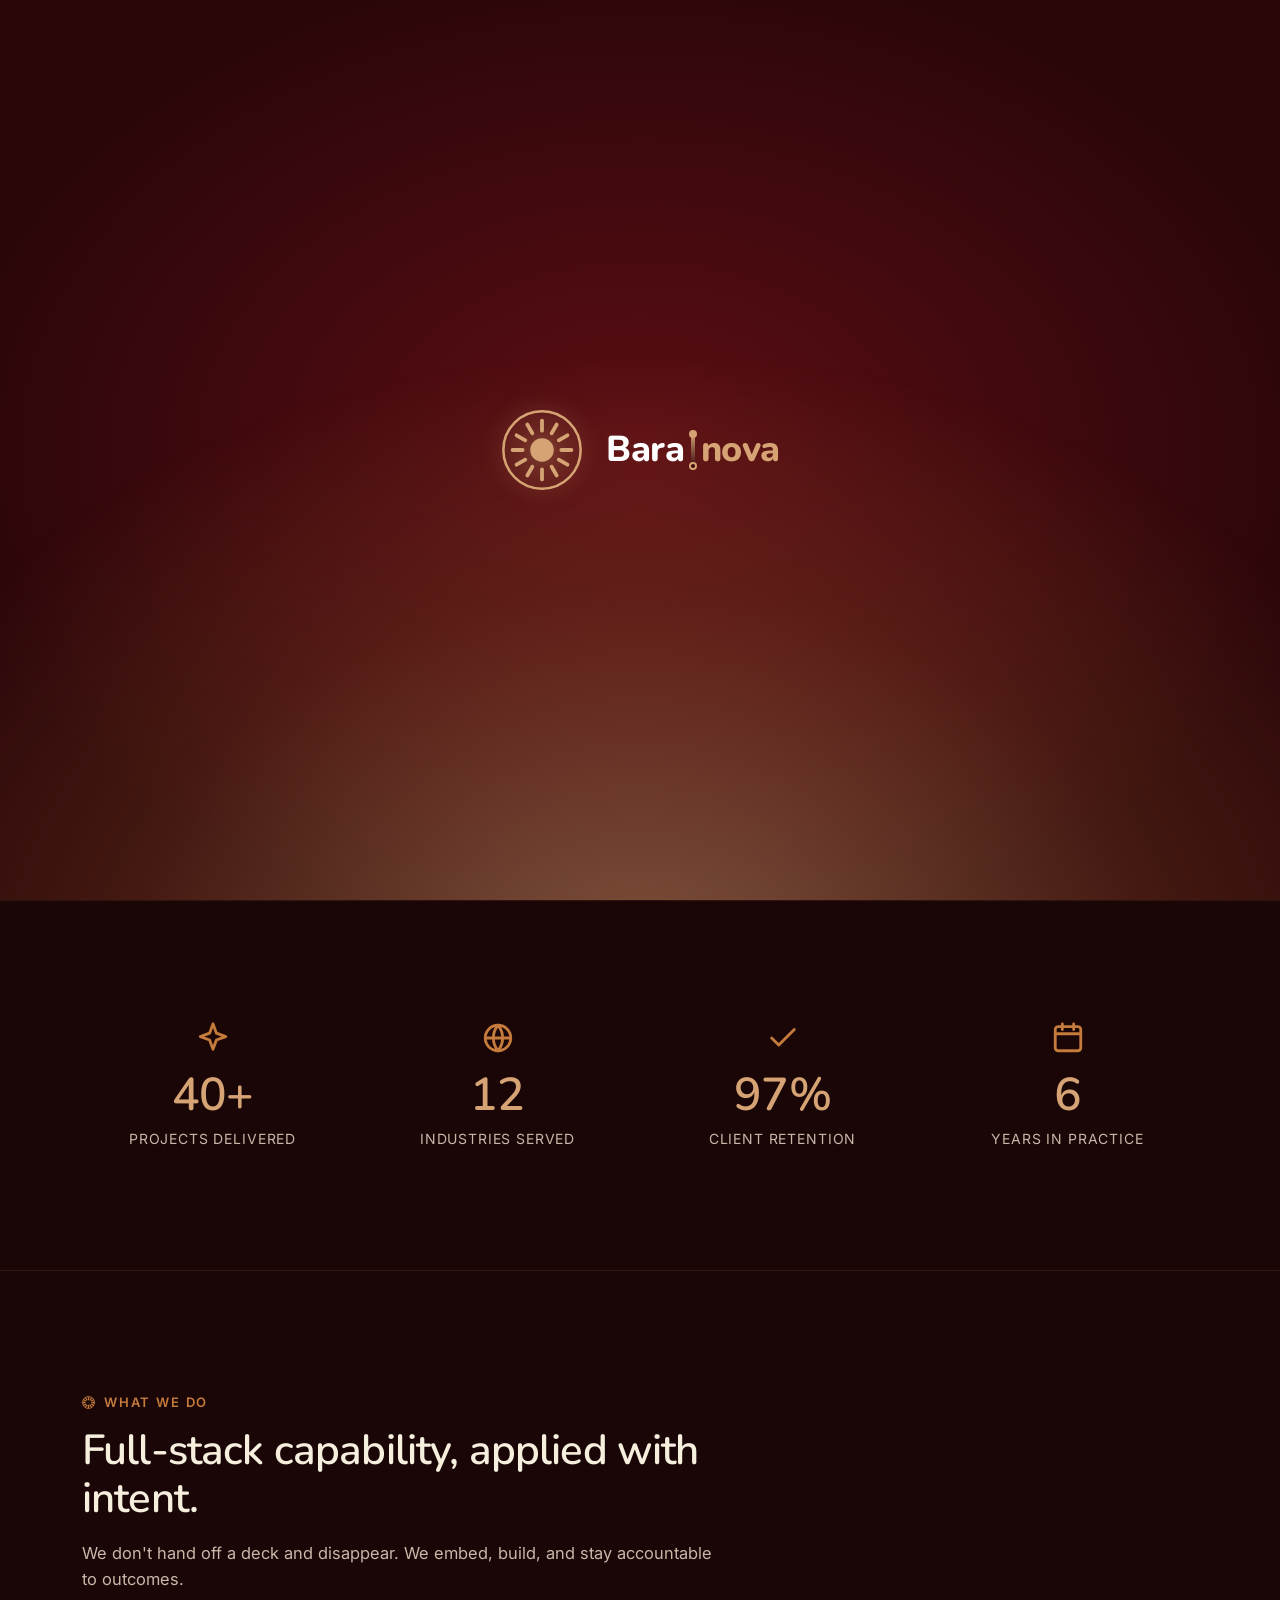
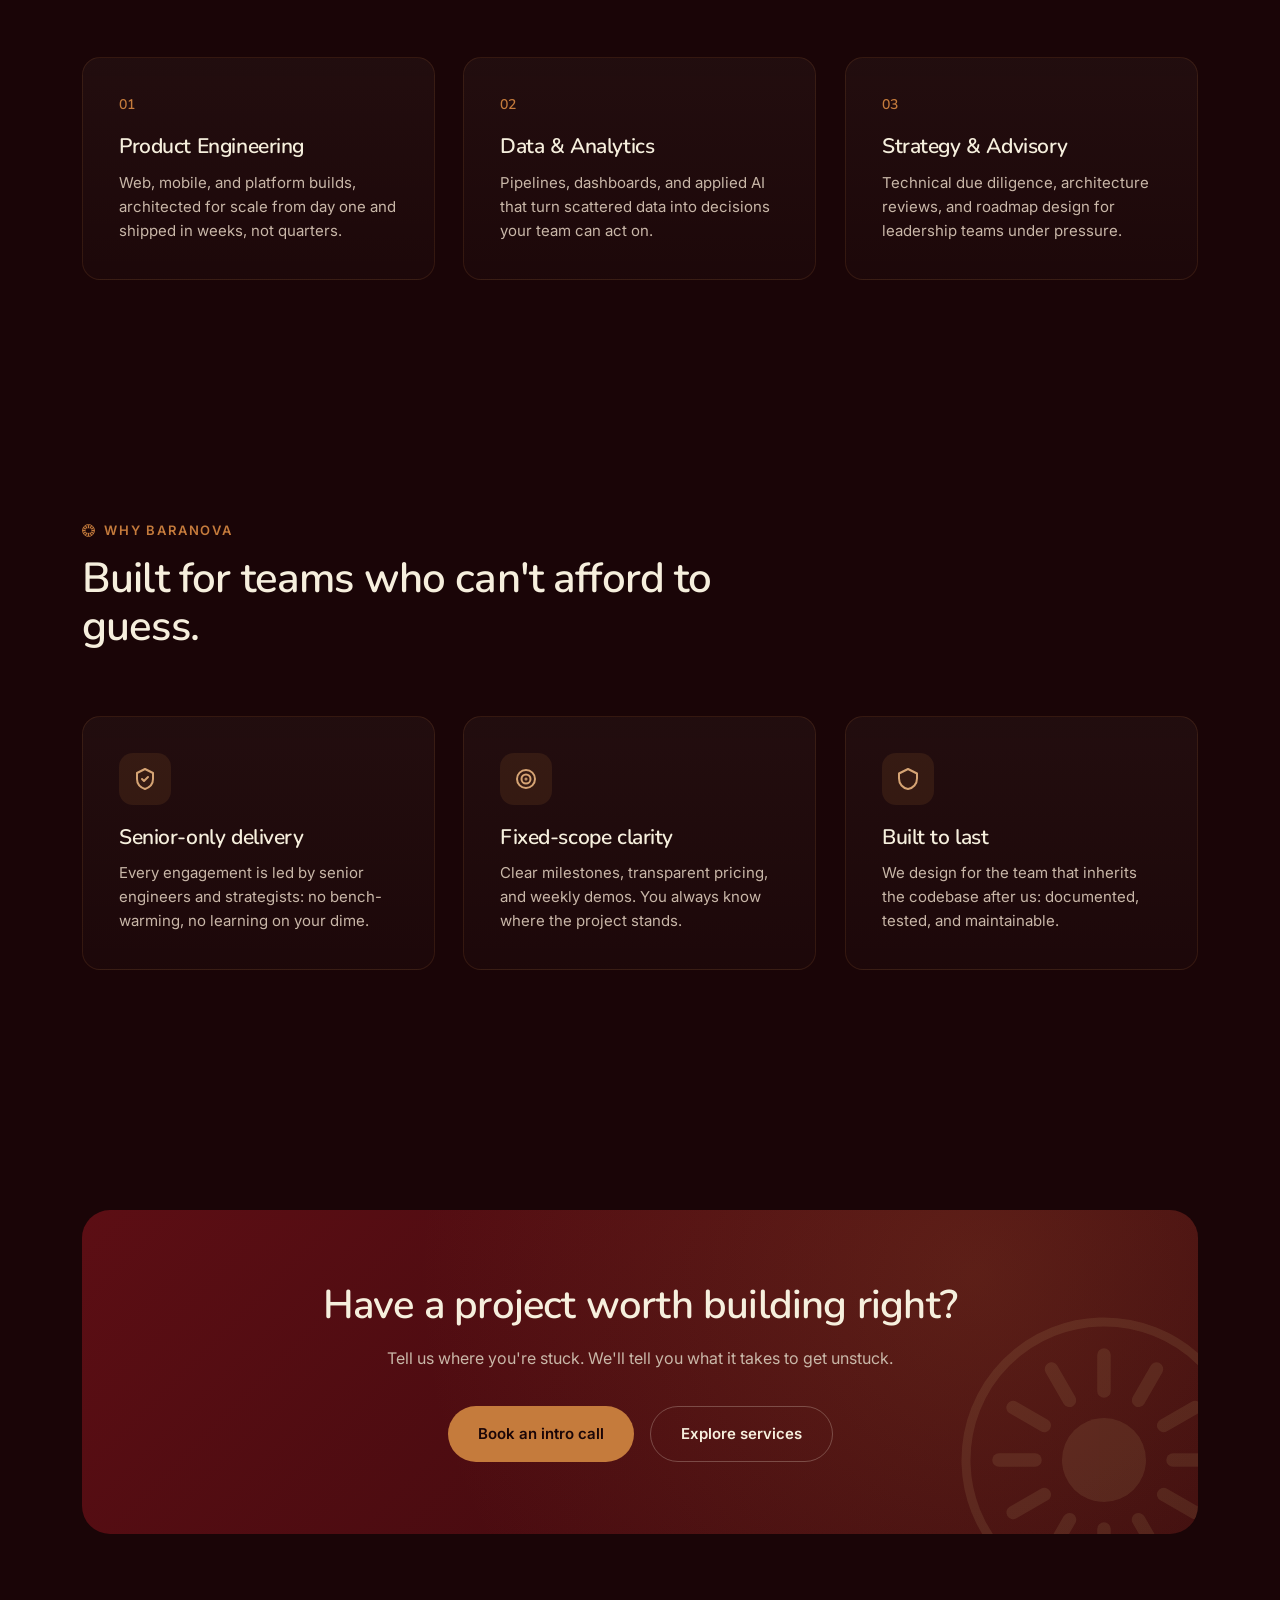
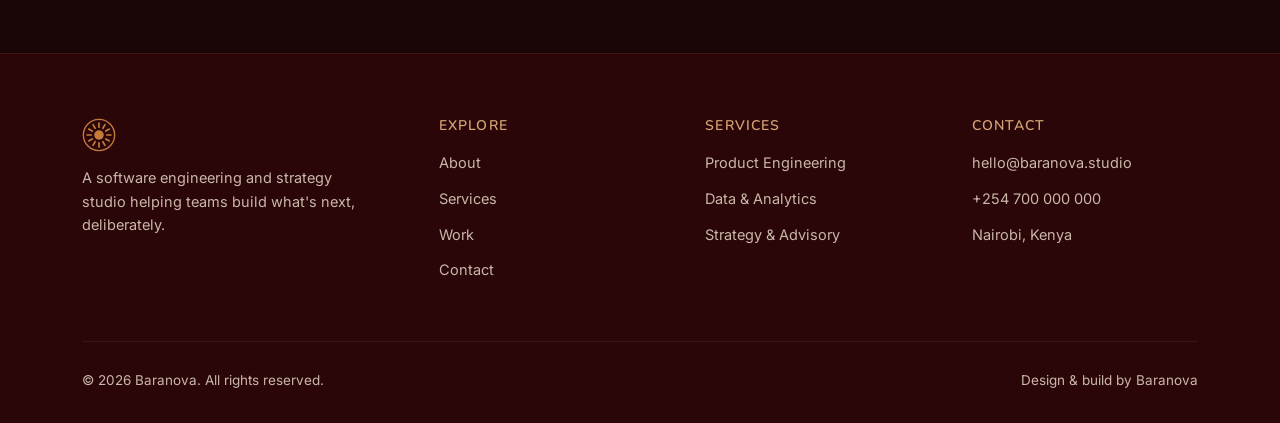
<file: index.html>
<!DOCTYPE html>
<html lang="en">
<head>
<meta charset="UTF-8">
<meta name="viewport" content="width=device-width, initial-scale=1.0">
<title>Baranova · Software built to outlast its launch day</title>
<meta name="description" content="Baranova is a Nairobi software, data, and strategy studio. We help founders and enterprise teams ship products that hold up under real users.">
<link rel="icon" href="assets/logo-baranova/exports-baranova/baranova-favicon.svg" type="image/svg+xml">
<link rel="canonical" href="https://ipswyworld.github.io/baranova/">
<meta property="og:type" content="website">
<meta property="og:site_name" content="Baranova">
<meta property="og:title" content="Baranova · Software built to outlast its launch day">
<meta property="og:description" content="A Nairobi software, data, and strategy studio helping teams ship products that hold up under real users.">
<meta property="og:url" content="https://ipswyworld.github.io/baranova/">
<meta property="og:image" content="https://ipswyworld.github.io/baranova/assets/og-image.png">
<meta property="og:image:width" content="1200">
<meta property="og:image:height" content="630">
<meta name="twitter:card" content="summary_large_image">
<meta name="twitter:title" content="Baranova · Software built to outlast its launch day">
<meta name="twitter:description" content="A Nairobi software, data, and strategy studio helping teams ship products that hold up under real users.">
<meta name="twitter:image" content="https://ipswyworld.github.io/baranova/assets/og-image.png">
<script type="application/ld+json">
{
  "@context": "https://schema.org",
  "@type": "ProfessionalService",
  "@id": "https://ipswyworld.github.io/baranova/#organization",
  "name": "Baranova",
  "alternateName": "Baranova Studio",
  "url": "https://ipswyworld.github.io/baranova/",
  "logo": "https://ipswyworld.github.io/baranova/assets/logo-baranova/exports-baranova/baranova-primary-light.svg",
  "image": "https://ipswyworld.github.io/baranova/assets/og-image.png",
  "description": "Baranova is a Nairobi software, data, and strategy studio helping founders and enterprise teams design, build, and scale products that hold up under real users.",
  "areaServed": "Worldwide",
  "address": { "@type": "PostalAddress", "addressLocality": "Nairobi", "addressCountry": "KE" },
  "email": "hello@baranova.studio",
  "telephone": "+254700000000",
  "founder": { "@type": "Person", "name": "Joseph Kariuki", "jobTitle": "Founder & Engineering Lead" },
  "employee": [
    { "@type": "Person", "name": "Joseph Kariuki", "jobTitle": "Founder & Engineering Lead" },
    { "@type": "Person", "name": "Mary Maina", "jobTitle": "Product & Design Lead" },
    { "@type": "Person", "name": "Hassler Juma", "jobTitle": "Data & Strategy Lead" }
  ],
  "makesOffer": [
    { "@type": "Offer", "itemOffered": { "@type": "Service", "name": "Product Engineering", "description": "Web, mobile, and platform builds architected for scale." } },
    { "@type": "Offer", "itemOffered": { "@type": "Service", "name": "Data & Analytics", "description": "Pipelines, dashboards, and applied AI." } },
    { "@type": "Offer", "itemOffered": { "@type": "Service", "name": "Strategy & Advisory", "description": "Technical due diligence, architecture review, and roadmap advisory." } }
  ]
}
</script>
<link rel="preconnect" href="https://fonts.googleapis.com">
<link href="https://fonts.googleapis.com/css2?family=Fraunces:ital,opsz,wght@0,9..144,500;1,9..144,500&family=Inter:wght@400;500;600;700&family=Nunito:wght@500;600;700;800&display=swap" rel="stylesheet">
<link rel="stylesheet" href="css/style.css?v=10">
<script>(function(){try{var n=performance.getEntriesByType('navigation')[0];var reload=n&&n.type==='reload';var first=!sessionStorage.getItem('baranova-splash');sessionStorage.setItem('baranova-splash','1');if(!(reload||first))document.documentElement.classList.add('skip-splash');}catch(e){}})();</script>
</head>
<body>

<div id="loader" aria-hidden="true">
  <div class="loader-dawn" aria-hidden="true"></div>
  <div class="loader-inner">
    <svg class="loader-mark" viewBox="0 0 100 100">
      <circle cx="50" cy="50" r="46" fill="none" stroke="#D6A474" stroke-width="3"/>
      <g stroke="#D6A474" stroke-width="4.5" stroke-linecap="round">
        <line x1="50" y1="15" x2="50" y2="27"/>
        <line x1="67.5" y1="19.7" x2="61.5" y2="30.1"/>
        <line x1="80.3" y1="32.5" x2="69.9" y2="38.5"/>
        <line x1="85" y1="50" x2="73" y2="50"/>
        <line x1="80.3" y1="67.5" x2="69.9" y2="61.5"/>
        <line x1="67.5" y1="80.3" x2="61.5" y2="69.9"/>
        <line x1="50" y1="85" x2="50" y2="73"/>
        <line x1="32.5" y1="80.3" x2="38.5" y2="69.9"/>
        <line x1="19.7" y1="67.5" x2="30.1" y2="61.5"/>
        <line x1="15" y1="50" x2="27" y2="50"/>
        <line x1="19.7" y1="32.5" x2="30.1" y2="38.5"/>
        <line x1="32.5" y1="19.7" x2="38.5" y2="30.1"/>
      </g>
      <circle class="core" cx="50" cy="50" r="14"/>
    </svg>
    <div class="loader-word">
      <span class="loader-bara">Bara</span>
      <span class="loader-seam"><span class="dot dot-top"></span><span class="bar"></span><span class="dot dot-bottom"></span></span>
      <span class="loader-nova">nova</span>
    </div>
  </div>
</div>

<header>
  <div class="navwrap">
    <a href="index.html" class="brand">
      <svg viewBox="0 0 100 100"><circle cx="50" cy="50" r="46" fill="none" stroke="#C57B3C" stroke-width="4"/><g stroke="#C57B3C" stroke-width="5" stroke-linecap="round"><line x1="50" y1="15" x2="50" y2="27"/><line x1="67.5" y1="19.7" x2="61.5" y2="30.1"/><line x1="80.3" y1="32.5" x2="69.9" y2="38.5"/><line x1="85" y1="50" x2="73" y2="50"/><line x1="80.3" y1="67.5" x2="69.9" y2="61.5"/><line x1="67.5" y1="80.3" x2="61.5" y2="69.9"/><line x1="50" y1="85" x2="50" y2="73"/><line x1="32.5" y1="80.3" x2="38.5" y2="69.9"/><line x1="19.7" y1="67.5" x2="30.1" y2="61.5"/><line x1="15" y1="50" x2="27" y2="50"/><line x1="19.7" y1="32.5" x2="30.1" y2="38.5"/><line x1="32.5" y1="19.7" x2="38.5" y2="30.1"/></g><circle cx="50" cy="50" r="14" fill="#C57B3C"/></svg>
      <span><span class="o1">Bara</span><span class="seam-mini"></span><span class="o2">nova</span></span>
    </a>
    <nav class="links" id="primary-nav">
      <a href="index.html" class="active">Home</a>
      <a href="about.html">About</a>
      <a href="services.html">Services</a>
      <a href="work.html">Work</a>
      <a href="contact.html">Contact</a>
    </nav>
    <button class="menu-btn" type="button" aria-label="Menu" aria-expanded="false" aria-controls="primary-nav"><span></span><span></span><span></span></button>
  </div>
</header>

<section class="hero">
  <svg class="hero-orbit" viewBox="0 0 100 100" aria-hidden="true">
    <circle cx="50" cy="50" r="46" fill="none" stroke="currentColor" stroke-width="1.4"/>
    <g stroke="currentColor" stroke-width="2.2" stroke-linecap="round">
      <line x1="50" y1="15" x2="50" y2="27"/><line x1="67.5" y1="19.7" x2="61.5" y2="30.1"/>
      <line x1="80.3" y1="32.5" x2="69.9" y2="38.5"/><line x1="85" y1="50" x2="73" y2="50"/>
      <line x1="80.3" y1="67.5" x2="69.9" y2="61.5"/><line x1="67.5" y1="80.3" x2="61.5" y2="69.9"/>
      <line x1="50" y1="85" x2="50" y2="73"/><line x1="32.5" y1="80.3" x2="38.5" y2="69.9"/>
      <line x1="19.7" y1="67.5" x2="30.1" y2="61.5"/><line x1="15" y1="50" x2="27" y2="50"/>
      <line x1="19.7" y1="32.5" x2="30.1" y2="38.5"/><line x1="32.5" y1="19.7" x2="38.5" y2="30.1"/>
    </g>
    <circle cx="50" cy="50" r="14" fill="none" stroke="currentColor" stroke-width="1.4"/>
  </svg>
  <div class="container">
    <span class="eyebrow">Software · Data · Strategy · Nairobi</span>
    <h1>Built on this land. Built to outlast its <em>launch day.</em></h1>
    <p class="lead">Baranova is a Nairobi software, data, and strategy studio. We help founders and enterprise teams ship products that hold up under real users, with the same rigor we'd want if it were our own money on the line.</p>
    <div class="actions">
      <a href="contact.html" class="btn btn-primary">Let's talk →</a>
      <a href="work.html" class="btn btn-ghost">See our work</a>
    </div>
  </div>
</section>

<section class="stats">
  <div class="container">
    <div class="grid-4">
      <div class="stat reveal">
        <span class="stat-icon"><svg viewBox="0 0 24 24" fill="none" stroke="currentColor" stroke-width="2" stroke-linecap="round" stroke-linejoin="round"><path d="M12 2l2.4 6.6L21 11l-6.6 2.4L12 20l-2.4-6.6L3 11l6.6-2.4L12 2z"/></svg></span>
        <h3>40+</h3><p>Projects Delivered</p>
      </div>
      <div class="stat reveal">
        <span class="stat-icon"><svg viewBox="0 0 24 24" fill="none" stroke="currentColor" stroke-width="2" stroke-linecap="round" stroke-linejoin="round"><circle cx="12" cy="12" r="9"/><path d="M3 12h18M12 3a14 14 0 0 1 0 18M12 3a14 14 0 0 0 0 18"/></svg></span>
        <h3>12</h3><p>Industries Served</p>
      </div>
      <div class="stat reveal">
        <span class="stat-icon"><svg viewBox="0 0 24 24" fill="none" stroke="currentColor" stroke-width="2" stroke-linecap="round" stroke-linejoin="round"><path d="M20 6L9 17l-5-5"/></svg></span>
        <h3>98%</h3><p>Client Retention</p>
      </div>
      <div class="stat reveal">
        <span class="stat-icon"><svg viewBox="0 0 24 24" fill="none" stroke="currentColor" stroke-width="2" stroke-linecap="round" stroke-linejoin="round"><rect x="3" y="4" width="18" height="17" rx="2"/><path d="M3 9h18M8 2v4M16 2v4"/></svg></span>
        <h3>6</h3><p>Years in Practice</p>
      </div>
    </div>
  </div>
</section>

<section id="services">
  <div class="container">
    <div class="sec-head reveal">
      <span class="tag">What we do</span>
      <h2>Full-stack capability, applied with intent.</h2>
      <p>We don't hand off a deck and disappear. We embed, build, and stay accountable to outcomes.</p>
    </div>
    <div class="grid grid-3">
      <div class="card reveal">
        <span class="num">01</span>
        <h3>Product Engineering</h3>
        <p>Web, mobile, and platform builds, architected for scale from day one and shipped in weeks, not quarters.</p>
      </div>
      <div class="card reveal">
        <span class="num">02</span>
        <h3>Data &amp; Analytics</h3>
        <p>Pipelines, dashboards, and applied AI that turn scattered data into decisions your team can act on.</p>
      </div>
      <div class="card reveal">
        <span class="num">03</span>
        <h3>Strategy &amp; Advisory</h3>
        <p>Technical due diligence, architecture reviews, and roadmap design for leadership teams under pressure.</p>
      </div>
    </div>
  </div>
</section>

<section>
  <div class="container">
    <div class="sec-head reveal">
      <span class="tag">Why Baranova</span>
      <h2>Built for teams who can't afford to guess.</h2>
    </div>
    <div class="grid grid-3">
      <div class="card reveal">
        <div class="icon-badge"><svg viewBox="0 0 24 24" fill="none" stroke="currentColor" stroke-width="2" stroke-linecap="round" stroke-linejoin="round"><path d="M12 2l8 4v6c0 5-3.4 8.4-8 10-4.6-1.6-8-5-8-10V6l8-4z"/><path d="M9 12l2 2 4-4"/></svg></div>
        <h3>Senior-only delivery</h3>
        <p>Every engagement is led by senior engineers and strategists: no bench-warming, no learning on your dime.</p>
      </div>
      <div class="card reveal">
        <div class="icon-badge"><svg viewBox="0 0 24 24" fill="none" stroke="currentColor" stroke-width="2" stroke-linecap="round" stroke-linejoin="round"><circle cx="12" cy="12" r="9"/><circle cx="12" cy="12" r="4.5"/><circle cx="12" cy="12" r="0.5" fill="currentColor"/></svg></div>
        <h3>Fixed-scope clarity</h3>
        <p>Clear milestones, transparent pricing, and weekly demos. You always know where the project stands.</p>
      </div>
      <div class="card reveal">
        <div class="icon-badge"><svg viewBox="0 0 24 24" fill="none" stroke="currentColor" stroke-width="2" stroke-linecap="round" stroke-linejoin="round"><path d="M12 2l9 4.5v5c0 5.5-3.8 9.6-9 10.5-5.2-.9-9-5-9-10.5v-5L12 2z"/></svg></div>
        <h3>Built to last</h3>
        <p>We design for the team that inherits the codebase after us: documented, tested, and maintainable.</p>
      </div>
    </div>
  </div>
</section>

<section>
  <div class="container">
    <div class="cta-band reveal">
      <h2>Have a project worth building right?</h2>
      <p>Tell us where you're stuck. We'll tell you what it takes to get unstuck.</p>
      <div class="actions">
        <a href="contact.html" class="btn btn-primary">Book an intro call</a>
        <a href="services.html" class="btn btn-ghost">Explore services</a>
      </div>
    </div>
  </div>
</section>

<footer>
  <div class="container">
    <div class="foot-grid">
      <div>
        <a href="index.html" class="brand" style="margin-bottom:14px">
          <svg viewBox="0 0 100 100" width="30" height="30"><circle cx="50" cy="50" r="46" fill="none" stroke="#C57B3C" stroke-width="4"/><g stroke="#C57B3C" stroke-width="5" stroke-linecap="round"><line x1="50" y1="15" x2="50" y2="27"/><line x1="67.5" y1="19.7" x2="61.5" y2="30.1"/><line x1="80.3" y1="32.5" x2="69.9" y2="38.5"/><line x1="85" y1="50" x2="73" y2="50"/><line x1="80.3" y1="67.5" x2="69.9" y2="61.5"/><line x1="67.5" y1="80.3" x2="61.5" y2="69.9"/><line x1="50" y1="85" x2="50" y2="73"/><line x1="32.5" y1="80.3" x2="38.5" y2="69.9"/><line x1="19.7" y1="67.5" x2="30.1" y2="61.5"/><line x1="15" y1="50" x2="27" y2="50"/><line x1="19.7" y1="32.5" x2="30.1" y2="38.5"/><line x1="32.5" y1="19.7" x2="38.5" y2="30.1"/></g><circle cx="50" cy="50" r="14" fill="#C57B3C"/></svg>
        </a>
        <p style="color:var(--muted);font-size:14.5px;max-width:280px">A software engineering and strategy studio helping teams build what's next, deliberately.</p>
      </div>
      <div>
        <h4>Explore</h4>
        <ul>
          <li><a href="about.html">About</a></li>
          <li><a href="services.html">Services</a></li>
          <li><a href="work.html">Work</a></li>
          <li><a href="contact.html">Contact</a></li>
        </ul>
      </div>
      <div>
        <h4>Services</h4>
        <ul>
          <li><a href="services.html">Product Engineering</a></li>
          <li><a href="services.html">Data &amp; Analytics</a></li>
          <li><a href="services.html">Strategy &amp; Advisory</a></li>
        </ul>
      </div>
      <div>
        <h4>Contact</h4>
        <ul>
          <li><a href="mailto:hello@baranova.studio">hello@baranova.studio</a></li>
          <li><a href="tel:+254700000000">+254 700 000 000</a></li>
          <li><span style="color:var(--muted);font-size:14.5px">Nairobi, Kenya</span></li>
        </ul>
      </div>
    </div>
    <div class="foot-bottom">
      <span>© 2026 Baranova. All rights reserved.</span>
      <span>Design &amp; build by Baranova</span>
    </div>
  </div>
</footer>

<script src="js/main.js?v=10"></script>
</body>
</html>
</file>
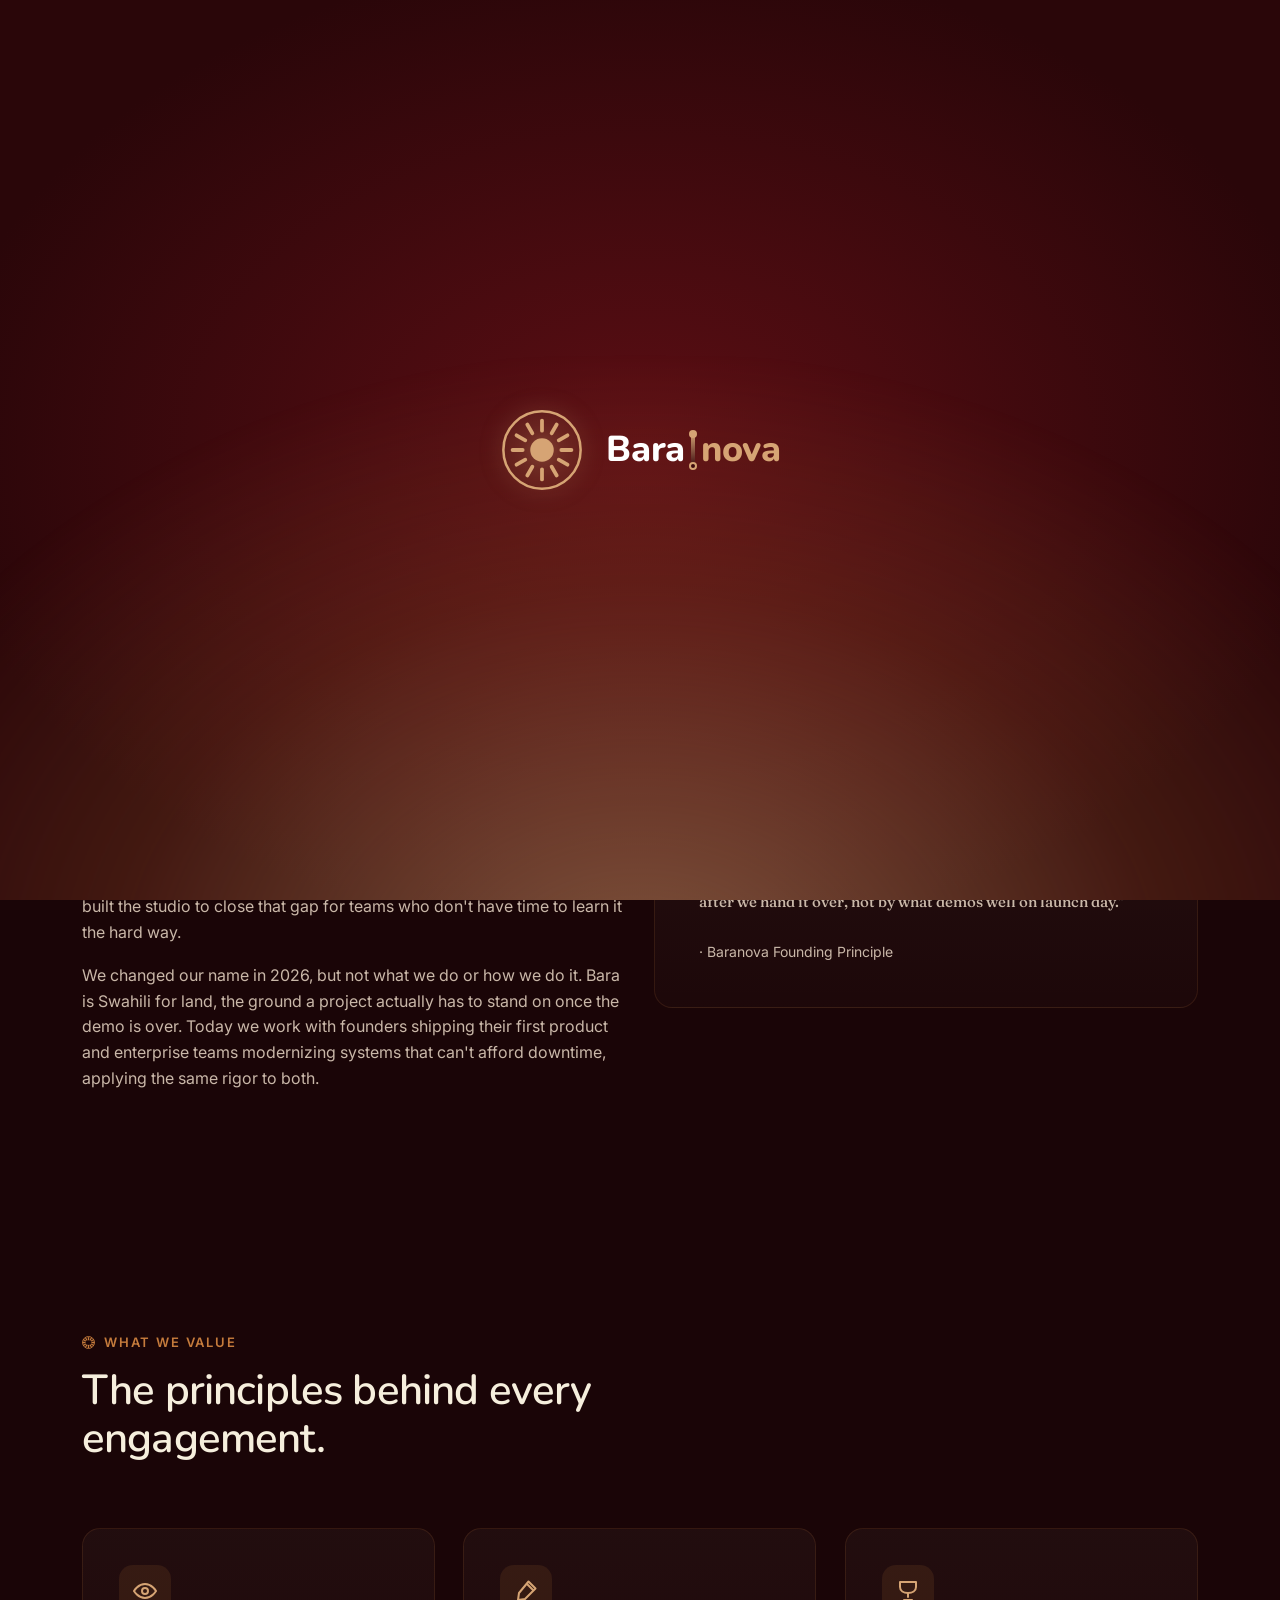
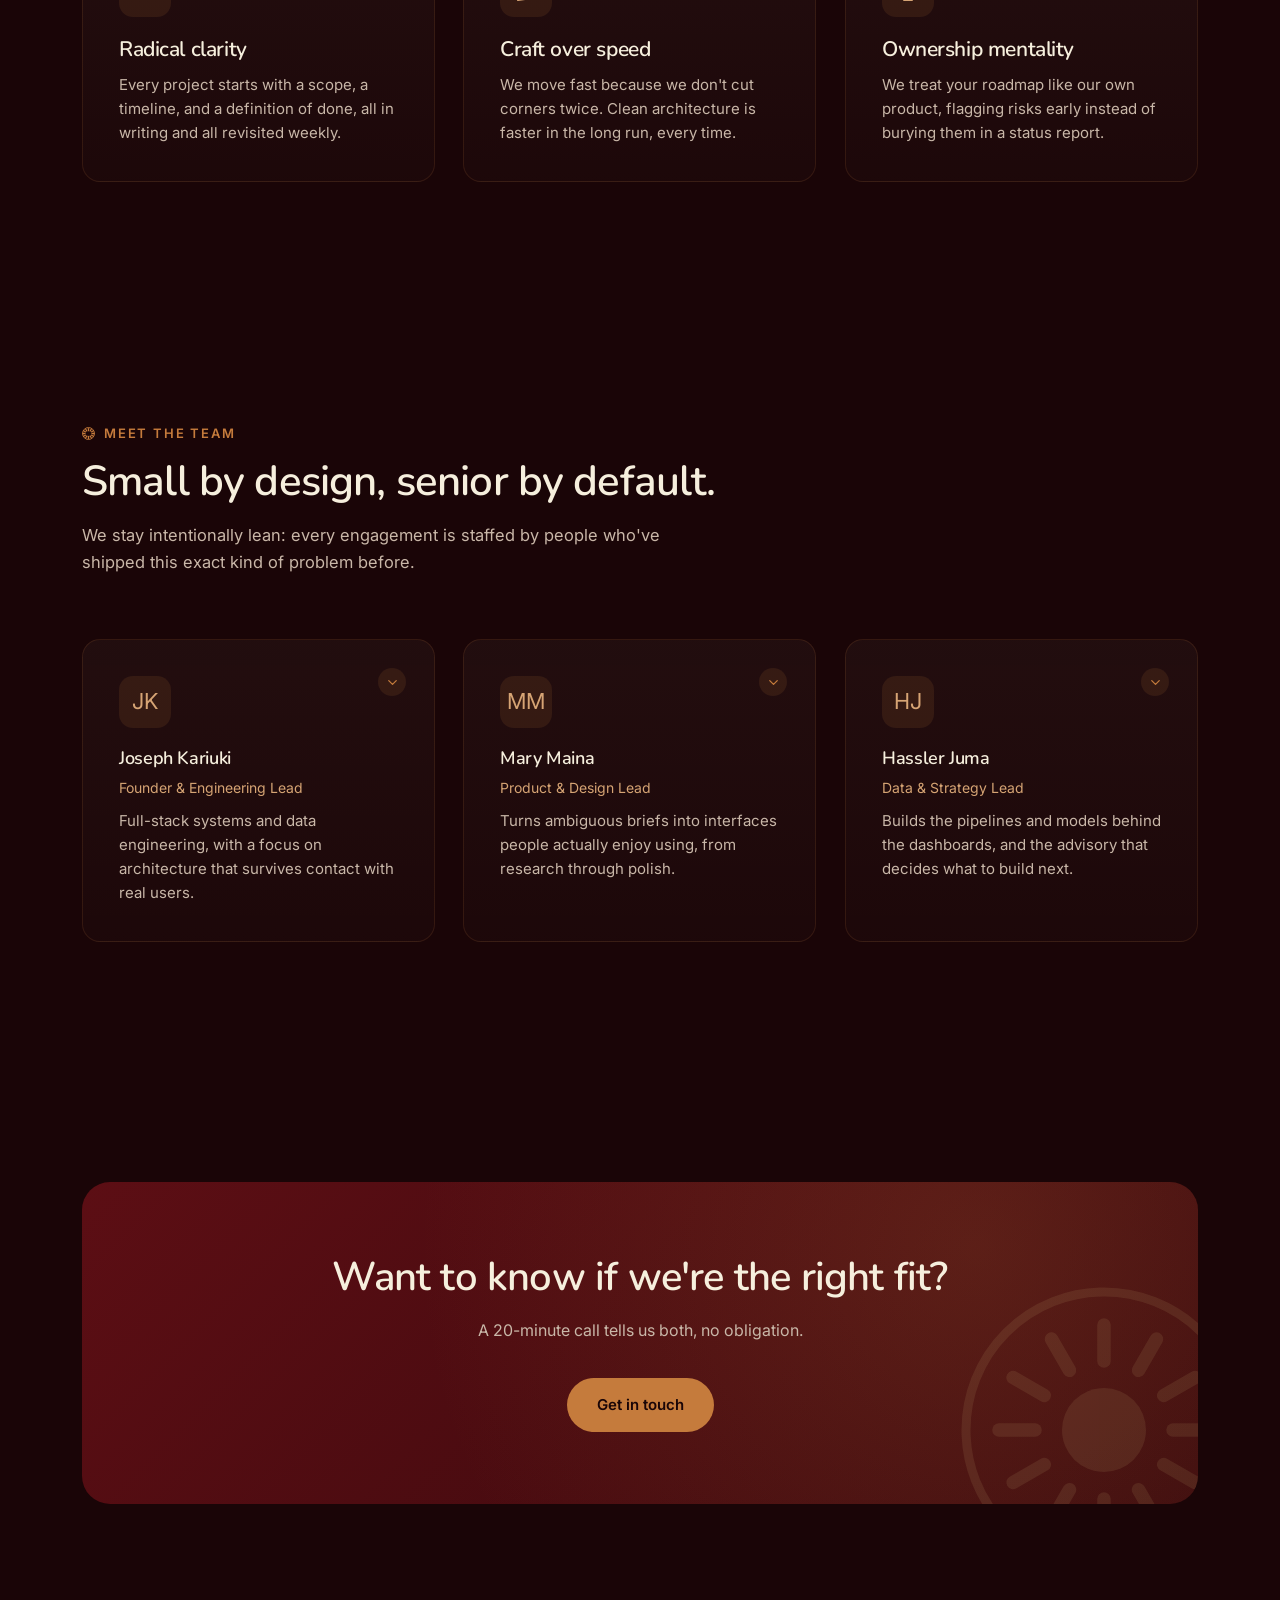
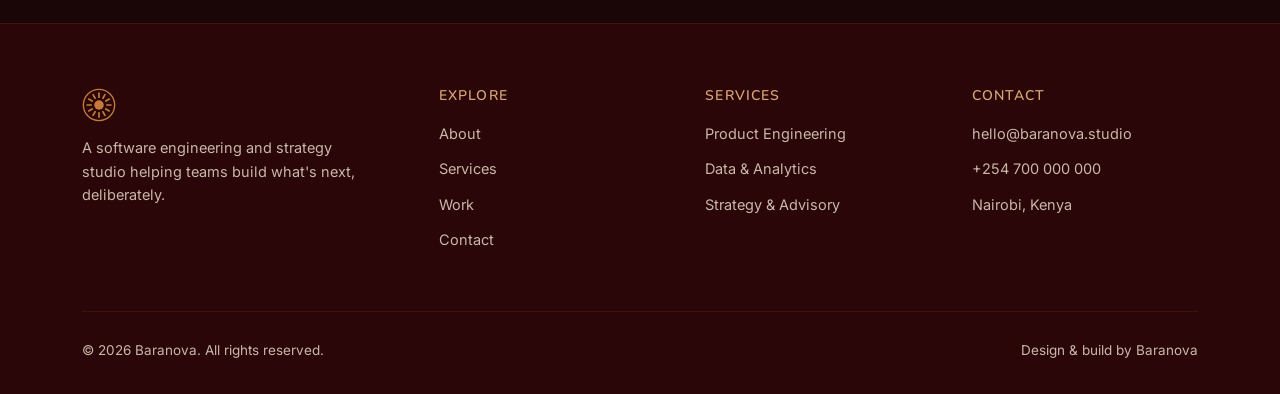
<file: about.html>
<!DOCTYPE html>
<html lang="en">
<head>
<meta charset="UTF-8">
<meta name="viewport" content="width=device-width, initial-scale=1.0">
<title>About · Baranova</title>
<meta name="description" content="Learn about Baranova's mission, values, and the team behind the studio.">
<link rel="icon" href="assets/logo-baranova/exports-baranova/baranova-favicon.svg" type="image/svg+xml">
<link rel="canonical" href="https://ipswyworld.github.io/baranova/about.html">
<meta property="og:type" content="website">
<meta property="og:site_name" content="Baranova">
<meta property="og:title" content="About · Baranova">
<meta property="og:description" content="Learn about Baranova's mission, values, and the team behind the studio.">
<meta property="og:url" content="https://ipswyworld.github.io/baranova/about.html">
<meta property="og:image" content="https://ipswyworld.github.io/baranova/assets/og-image.png">
<meta property="og:image:width" content="1200">
<meta property="og:image:height" content="630">
<meta name="twitter:card" content="summary_large_image">
<meta name="twitter:title" content="About · Baranova">
<meta name="twitter:description" content="Learn about Baranova's mission, values, and the team behind the studio.">
<meta name="twitter:image" content="https://ipswyworld.github.io/baranova/assets/og-image.png">
<script type="application/ld+json">
{
  "@context": "https://schema.org",
  "@type": "ProfessionalService",
  "@id": "https://ipswyworld.github.io/baranova/#organization",
  "name": "Baranova",
  "url": "https://ipswyworld.github.io/baranova/",
  "logo": "https://ipswyworld.github.io/baranova/assets/logo-baranova/exports-baranova/baranova-primary-light.svg",
  "image": "https://ipswyworld.github.io/baranova/assets/og-image.png",
  "description": "Baranova is a Nairobi software, data, and strategy studio helping founders and enterprise teams design, build, and scale products that hold up under real users.",
  "areaServed": "Worldwide",
  "address": { "@type": "PostalAddress", "addressLocality": "Nairobi", "addressCountry": "KE" },
  "email": "hello@baranova.studio",
  "telephone": "+254700000000",
  "founder": { "@type": "Person", "name": "Joseph Kariuki", "jobTitle": "Founder & Engineering Lead" },
  "employee": [
    { "@type": "Person", "name": "Joseph Kariuki", "jobTitle": "Founder & Engineering Lead" },
    { "@type": "Person", "name": "Mary Maina", "jobTitle": "Product & Design Lead" },
    { "@type": "Person", "name": "Hassler Juma", "jobTitle": "Data & Strategy Lead" }
  ]
}
</script>
<script type="application/ld+json">
{
  "@context": "https://schema.org",
  "@type": "BreadcrumbList",
  "itemListElement": [
    { "@type": "ListItem", "position": 1, "name": "Home", "item": "https://ipswyworld.github.io/baranova/" },
    { "@type": "ListItem", "position": 2, "name": "About", "item": "https://ipswyworld.github.io/baranova/about.html" }
  ]
}
</script>
<link rel="preconnect" href="https://fonts.googleapis.com">
<link href="https://fonts.googleapis.com/css2?family=Fraunces:ital,opsz,wght@0,9..144,500;1,9..144,500&family=Inter:wght@400;500;600;700&family=Nunito:wght@500;600;700;800&display=swap" rel="stylesheet">
<link rel="stylesheet" href="css/style.css?v=10">
<script>(function(){try{var n=performance.getEntriesByType('navigation')[0];var reload=n&&n.type==='reload';var first=!sessionStorage.getItem('baranova-splash');sessionStorage.setItem('baranova-splash','1');if(!(reload||first))document.documentElement.classList.add('skip-splash');}catch(e){}})();</script>
</head>
<body>

<div id="loader" aria-hidden="true">
  <div class="loader-dawn" aria-hidden="true"></div>
  <div class="loader-inner">
    <svg class="loader-mark" viewBox="0 0 100 100">
      <circle cx="50" cy="50" r="46" fill="none" stroke="#D6A474" stroke-width="3"/>
      <g stroke="#D6A474" stroke-width="4.5" stroke-linecap="round">
        <line x1="50" y1="15" x2="50" y2="27"/><line x1="67.5" y1="19.7" x2="61.5" y2="30.1"/>
        <line x1="80.3" y1="32.5" x2="69.9" y2="38.5"/><line x1="85" y1="50" x2="73" y2="50"/>
        <line x1="80.3" y1="67.5" x2="69.9" y2="61.5"/><line x1="67.5" y1="80.3" x2="61.5" y2="69.9"/>
        <line x1="50" y1="85" x2="50" y2="73"/><line x1="32.5" y1="80.3" x2="38.5" y2="69.9"/>
        <line x1="19.7" y1="67.5" x2="30.1" y2="61.5"/><line x1="15" y1="50" x2="27" y2="50"/>
        <line x1="19.7" y1="32.5" x2="30.1" y2="38.5"/><line x1="32.5" y1="19.7" x2="38.5" y2="30.1"/>
      </g>
      <circle class="core" cx="50" cy="50" r="14"/>
    </svg>
    <div class="loader-word">
      <span class="loader-bara">Bara</span>
      <span class="loader-seam"><span class="dot dot-top"></span><span class="bar"></span><span class="dot dot-bottom"></span></span>
      <span class="loader-nova">nova</span>
    </div>
  </div>
</div>

<header>
  <div class="navwrap">
    <a href="index.html" class="brand">
      <svg viewBox="0 0 100 100"><circle cx="50" cy="50" r="46" fill="none" stroke="#C57B3C" stroke-width="4"/><g stroke="#C57B3C" stroke-width="5" stroke-linecap="round"><line x1="50" y1="15" x2="50" y2="27"/><line x1="67.5" y1="19.7" x2="61.5" y2="30.1"/><line x1="80.3" y1="32.5" x2="69.9" y2="38.5"/><line x1="85" y1="50" x2="73" y2="50"/><line x1="80.3" y1="67.5" x2="69.9" y2="61.5"/><line x1="67.5" y1="80.3" x2="61.5" y2="69.9"/><line x1="50" y1="85" x2="50" y2="73"/><line x1="32.5" y1="80.3" x2="38.5" y2="69.9"/><line x1="19.7" y1="67.5" x2="30.1" y2="61.5"/><line x1="15" y1="50" x2="27" y2="50"/><line x1="19.7" y1="32.5" x2="30.1" y2="38.5"/><line x1="32.5" y1="19.7" x2="38.5" y2="30.1"/></g><circle cx="50" cy="50" r="14" fill="#C57B3C"/></svg>
      <span><span class="o1">Bara</span><span class="seam-mini"></span><span class="o2">nova</span></span>
    </a>
    <nav class="links" id="primary-nav">
      <a href="index.html">Home</a>
      <a href="about.html" class="active">About</a>
      <a href="services.html">Services</a>
      <a href="work.html">Work</a>
      <a href="contact.html">Contact</a>
    </nav>
    <button class="menu-btn" type="button" aria-label="Menu" aria-expanded="false" aria-controls="primary-nav"><span></span><span></span><span></span></button>
  </div>
</header>

<section class="page-hero">
  <div class="container">
    <div class="crumbs"><a href="index.html">Home</a> / About</div>
    <span class="tag">About Baranova</span>
    <h1>We build like the people using it are counting on us, because they are.</h1>
    <p>Baranova started as a small team of engineers frustrated by software that looked good in a pitch deck and fell apart in production. We set out to build differently: senior-led, outcome-accountable, and honest about tradeoffs.</p>
  </div>
</section>

<section style="padding-top:0">
  <div class="container">
    <div class="seam-rule" aria-hidden="true" style="margin-bottom:56px"></div>
    <div class="grid grid-2" style="align-items:center">
      <div class="reveal">
        <span class="pill">Our Story</span>
        <h2 style="font-size:32px;margin-bottom:20px">A new name, the same standards.</h2>
        <p style="color:var(--muted);margin-bottom:18px">Baranova was founded on a simple premise: the gap between a good idea and a working product is almost always execution, not vision. We built the studio to close that gap for teams who don't have time to learn it the hard way.</p>
        <p style="color:var(--muted)">We changed our name in 2026, but not what we do or how we do it. Bara is Swahili for land, the ground a project actually has to stand on once the demo is over. Today we work with founders shipping their first product and enterprise teams modernizing systems that can't afford downtime, applying the same rigor to both.</p>
      </div>
      <div class="card reveal" style="padding:44px">
        <p class="quote">"We measure ourselves by what still works <span>eighteen months</span> after we hand it over, not by what demos well on launch day."</p>
        <div style="margin-top:28px;color:var(--muted);font-size:14px">· Baranova Founding Principle</div>
      </div>
    </div>
  </div>
</section>

<section>
  <div class="container">
    <div class="sec-head reveal">
      <span class="tag">What we value</span>
      <h2>The principles behind every engagement.</h2>
    </div>
    <div class="grid grid-3">
      <div class="card reveal"><div class="icon-badge"><svg viewBox="0 0 24 24" fill="none" stroke="currentColor" stroke-width="2" stroke-linecap="round" stroke-linejoin="round"><path d="M1 12s4-7 11-7 11 7 11 7-4 7-11 7-11-7-11-7z"/><circle cx="12" cy="12" r="3"/></svg></div><h3>Radical clarity</h3><p>Every project starts with a scope, a timeline, and a definition of done, all in writing and all revisited weekly.</p></div>
      <div class="card reveal"><div class="icon-badge"><svg viewBox="0 0 24 24" fill="none" stroke="currentColor" stroke-width="2" stroke-linecap="round" stroke-linejoin="round"><path d="M14.5 2.5l7 7L11 20 4 21l1-7 9.5-11.5z"/><path d="M13 5l6 6"/></svg></div><h3>Craft over speed</h3><p>We move fast because we don't cut corners twice. Clean architecture is faster in the long run, every time.</p></div>
      <div class="card reveal"><div class="icon-badge"><svg viewBox="0 0 24 24" fill="none" stroke="currentColor" stroke-width="2" stroke-linecap="round" stroke-linejoin="round"><path d="M4 3h16v5c0 4-3.6 6-8 6s-8-2-8-6V3z"/><path d="M12 14v4M8 21h8"/></svg></div><h3>Ownership mentality</h3><p>We treat your roadmap like our own product, flagging risks early instead of burying them in a status report.</p></div>
    </div>
  </div>
</section>

<section>
  <div class="container">
    <div class="sec-head reveal">
      <span class="tag">Meet the team</span>
      <h2>Small by design, senior by default.</h2>
      <p>We stay intentionally lean: every engagement is staffed by people who've shipped this exact kind of problem before.</p>
    </div>
    <div class="grid grid-3" id="team-grid">
      <div class="card team-card">
        <button class="team-toggle" aria-expanded="false" aria-label="Read more about Joseph Kariuki">
          <span class="team-chevron"><svg viewBox="0 0 24 24" fill="none" stroke="currentColor" stroke-width="2" stroke-linecap="round" stroke-linejoin="round"><polyline points="6 9 12 15 18 9"/></svg></span>
          <div class="icon-badge">JK</div>
          <h3 style="font-size:18px;margin-bottom:8px">Joseph Kariuki</h3>
          <p style="color:var(--accent-light);font-size:14px;margin-bottom:10px">Founder &amp; Engineering Lead</p>
          <p>Full-stack systems and data engineering, with a focus on architecture that survives contact with real users.</p>
        </button>
        <div class="team-expand"><div class="team-expand-inner">
          <div class="divider" style="margin:18px 0"></div>
          <span class="pill">Systems Architecture</span> <span class="pill">Data Engineering</span>
          <p style="margin-top:16px">Before Baranova, Joseph spent years building backend systems and data pipelines for teams that couldn't afford downtime. He believes the best architecture is the one nobody notices, because it just works.</p>
          <p class="quote" style="font-size:16px;margin-top:16px">"Good code is a letter to <span>the person who inherits it.</span>"</p>
        </div></div>
      </div>
      <div class="card team-card">
        <button class="team-toggle" aria-expanded="false" aria-label="Read more about Mary Maina">
          <span class="team-chevron"><svg viewBox="0 0 24 24" fill="none" stroke="currentColor" stroke-width="2" stroke-linecap="round" stroke-linejoin="round"><polyline points="6 9 12 15 18 9"/></svg></span>
          <div class="icon-badge">MM</div>
          <h3 style="font-size:18px;margin-bottom:8px">Mary Maina</h3>
          <p style="color:var(--accent-light);font-size:14px;margin-bottom:10px">Product &amp; Design Lead</p>
          <p>Turns ambiguous briefs into interfaces people actually enjoy using, from research through polish.</p>
        </button>
        <div class="team-expand"><div class="team-expand-inner">
          <div class="divider" style="margin:18px 0"></div>
          <span class="pill">Product Design</span> <span class="pill">UX Research</span>
          <p style="margin-top:16px">Mary studies how people actually use software before deciding how it should look. She's led design across fintech and consumer products, always starting from the friction point, not the mockup.</p>
          <p class="quote" style="font-size:16px;margin-top:16px">"If users need a tutorial, <span>the design already failed.</span>"</p>
        </div></div>
      </div>
      <div class="card team-card">
        <button class="team-toggle" aria-expanded="false" aria-label="Read more about Hassler Juma">
          <span class="team-chevron"><svg viewBox="0 0 24 24" fill="none" stroke="currentColor" stroke-width="2" stroke-linecap="round" stroke-linejoin="round"><polyline points="6 9 12 15 18 9"/></svg></span>
          <div class="icon-badge">HJ</div>
          <h3 style="font-size:18px;margin-bottom:8px">Hassler Juma</h3>
          <p style="color:var(--accent-light);font-size:14px;margin-bottom:10px">Data &amp; Strategy Lead</p>
          <p>Builds the pipelines and models behind the dashboards, and the advisory that decides what to build next.</p>
        </button>
        <div class="team-expand"><div class="team-expand-inner">
          <div class="divider" style="margin:18px 0"></div>
          <span class="pill">Data Strategy</span> <span class="pill">Applied AI</span>
          <p style="margin-top:16px">Hassler turns messy data into decisions leadership can actually act on, and the advisory conversations that follow. He's allergic to dashboards nobody opens.</p>
          <p class="quote" style="font-size:16px;margin-top:16px">"A dashboard nobody checks <span>is just decoration.</span>"</p>
        </div></div>
      </div>
    </div>
  </div>
</section>

<section>
  <div class="container">
    <div class="cta-band reveal">
      <h2>Want to know if we're the right fit?</h2>
      <p>A 20-minute call tells us both, no obligation.</p>
      <div class="actions">
        <a href="contact.html" class="btn btn-primary">Get in touch</a>
      </div>
    </div>
  </div>
</section>

<footer>
  <div class="container">
    <div class="foot-grid">
      <div>
        <a href="index.html" class="brand" style="margin-bottom:14px">
          <svg viewBox="0 0 100 100" width="30" height="30"><circle cx="50" cy="50" r="46" fill="none" stroke="#C57B3C" stroke-width="4"/><g stroke="#C57B3C" stroke-width="5" stroke-linecap="round"><line x1="50" y1="15" x2="50" y2="27"/><line x1="67.5" y1="19.7" x2="61.5" y2="30.1"/><line x1="80.3" y1="32.5" x2="69.9" y2="38.5"/><line x1="85" y1="50" x2="73" y2="50"/><line x1="80.3" y1="67.5" x2="69.9" y2="61.5"/><line x1="67.5" y1="80.3" x2="61.5" y2="69.9"/><line x1="50" y1="85" x2="50" y2="73"/><line x1="32.5" y1="80.3" x2="38.5" y2="69.9"/><line x1="19.7" y1="67.5" x2="30.1" y2="61.5"/><line x1="15" y1="50" x2="27" y2="50"/><line x1="19.7" y1="32.5" x2="30.1" y2="38.5"/><line x1="32.5" y1="19.7" x2="38.5" y2="30.1"/></g><circle cx="50" cy="50" r="14" fill="#C57B3C"/></svg>
        </a>
        <p style="color:var(--muted);font-size:14.5px;max-width:280px">A software engineering and strategy studio helping teams build what's next, deliberately.</p>
      </div>
      <div><h4>Explore</h4><ul><li><a href="about.html">About</a></li><li><a href="services.html">Services</a></li><li><a href="work.html">Work</a></li><li><a href="contact.html">Contact</a></li></ul></div>
      <div><h4>Services</h4><ul><li><a href="services.html">Product Engineering</a></li><li><a href="services.html">Data &amp; Analytics</a></li><li><a href="services.html">Strategy &amp; Advisory</a></li></ul></div>
      <div><h4>Contact</h4><ul><li><a href="mailto:hello@baranova.studio">hello@baranova.studio</a></li><li><a href="tel:+254700000000">+254 700 000 000</a></li><li><span style="color:var(--muted);font-size:14.5px">Nairobi, Kenya</span></li></ul></div>
    </div>
    <div class="foot-bottom"><span>© 2026 Baranova. All rights reserved.</span><span>Design &amp; build by Baranova</span></div>
  </div>
</footer>

<script src="js/main.js?v=10"></script>
</body>
</html>
</file>
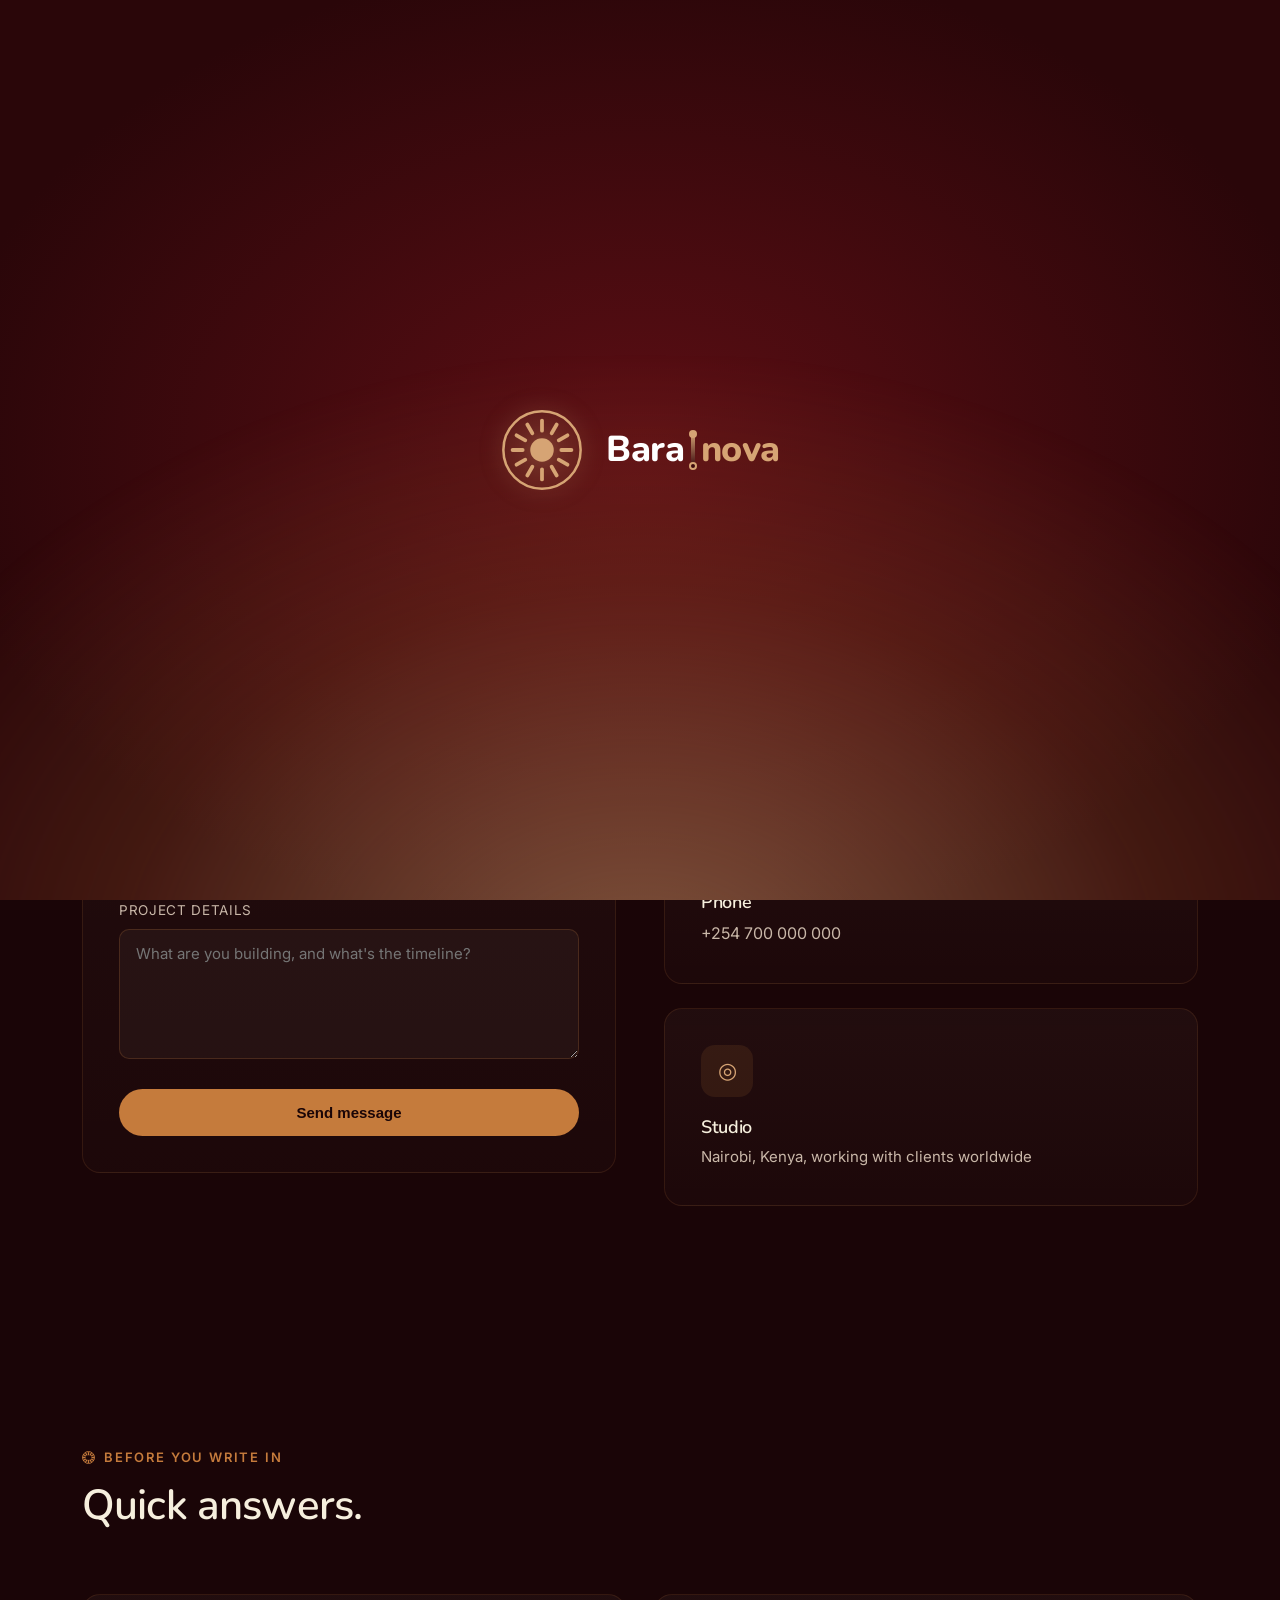
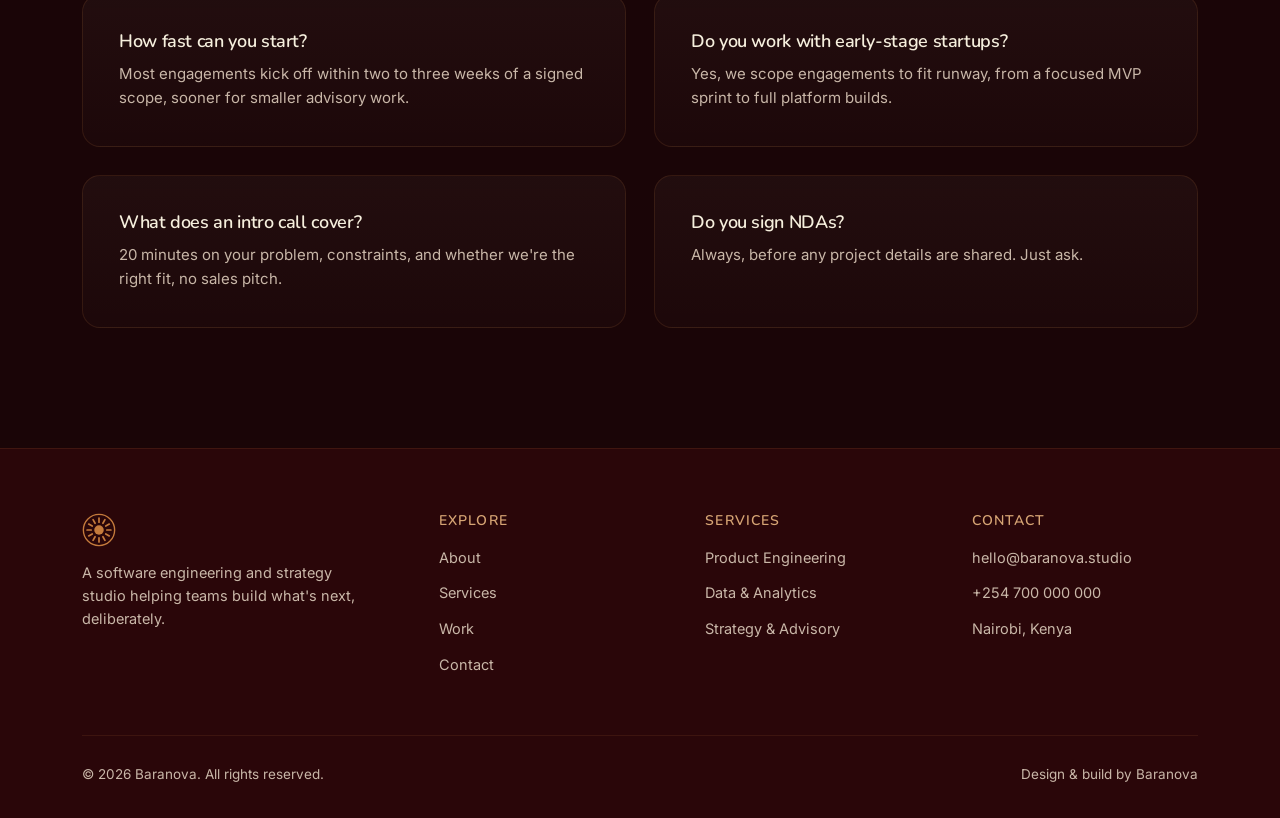
<file: contact.html>
<!DOCTYPE html>
<html lang="en">
<head>
<meta charset="UTF-8">
<meta name="viewport" content="width=device-width, initial-scale=1.0">
<title>Contact · Baranova</title>
<meta name="description" content="Get in touch with Baranova to start your next project.">
<link rel="icon" href="assets/logo-baranova/exports-baranova/baranova-favicon.svg" type="image/svg+xml">
<link rel="canonical" href="https://ipswyworld.github.io/baranova/contact.html">
<meta property="og:type" content="website">
<meta property="og:site_name" content="Baranova">
<meta property="og:title" content="Contact · Baranova">
<meta property="og:description" content="Get in touch with Baranova to start your next project.">
<meta property="og:url" content="https://ipswyworld.github.io/baranova/contact.html">
<meta property="og:image" content="https://ipswyworld.github.io/baranova/assets/og-image.png">
<meta property="og:image:width" content="1200">
<meta property="og:image:height" content="630">
<meta name="twitter:card" content="summary_large_image">
<meta name="twitter:title" content="Contact · Baranova">
<meta name="twitter:description" content="Get in touch with Baranova to start your next project.">
<meta name="twitter:image" content="https://ipswyworld.github.io/baranova/assets/og-image.png">
<script type="application/ld+json">
{
  "@context": "https://schema.org",
  "@type": "ProfessionalService",
  "@id": "https://ipswyworld.github.io/baranova/#organization",
  "name": "Baranova",
  "url": "https://ipswyworld.github.io/baranova/",
  "logo": "https://ipswyworld.github.io/baranova/assets/logo-baranova/exports-baranova/baranova-primary-light.svg",
  "image": "https://ipswyworld.github.io/baranova/assets/og-image.png",
  "description": "Baranova is a Nairobi software, data, and strategy studio helping founders and enterprise teams design, build, and scale products that hold up under real users.",
  "areaServed": "Worldwide",
  "address": { "@type": "PostalAddress", "addressLocality": "Nairobi", "addressCountry": "KE" },
  "email": "hello@baranova.studio",
  "telephone": "+254700000000",
  "contactPoint": {
    "@type": "ContactPoint",
    "contactType": "sales",
    "email": "hello@baranova.studio",
    "telephone": "+254700000000",
    "areaServed": "Worldwide"
  }
}
</script>
<script type="application/ld+json">
{
  "@context": "https://schema.org",
  "@type": "BreadcrumbList",
  "itemListElement": [
    { "@type": "ListItem", "position": 1, "name": "Home", "item": "https://ipswyworld.github.io/baranova/" },
    { "@type": "ListItem", "position": 2, "name": "Contact", "item": "https://ipswyworld.github.io/baranova/contact.html" }
  ]
}
</script>
<script type="application/ld+json">
{
  "@context": "https://schema.org",
  "@type": "FAQPage",
  "mainEntity": [
    {
      "@type": "Question",
      "name": "How fast can Baranova start a project?",
      "acceptedAnswer": { "@type": "Answer", "text": "Most engagements kick off within two to three weeks of a signed scope, sooner for smaller advisory work." }
    },
    {
      "@type": "Question",
      "name": "Does Baranova work with early-stage startups?",
      "acceptedAnswer": { "@type": "Answer", "text": "Yes, engagements are scoped to fit runway, from a focused MVP sprint to full platform builds." }
    },
    {
      "@type": "Question",
      "name": "What does an intro call with Baranova cover?",
      "acceptedAnswer": { "@type": "Answer", "text": "20 minutes on the project's problem, constraints, and whether Baranova is the right fit, no sales pitch." }
    },
    {
      "@type": "Question",
      "name": "Does Baranova sign NDAs?",
      "acceptedAnswer": { "@type": "Answer", "text": "Always, before any project details are shared." }
    }
  ]
}
</script>
<link rel="preconnect" href="https://fonts.googleapis.com">
<link href="https://fonts.googleapis.com/css2?family=Fraunces:ital,opsz,wght@0,9..144,500;1,9..144,500&family=Inter:wght@400;500;600;700&family=Nunito:wght@500;600;700;800&display=swap" rel="stylesheet">
<link rel="stylesheet" href="css/style.css?v=10">
<script>(function(){try{var n=performance.getEntriesByType('navigation')[0];var reload=n&&n.type==='reload';var first=!sessionStorage.getItem('baranova-splash');sessionStorage.setItem('baranova-splash','1');if(!(reload||first))document.documentElement.classList.add('skip-splash');}catch(e){}})();</script>
</head>
<body>

<div id="loader" aria-hidden="true">
  <div class="loader-dawn" aria-hidden="true"></div>
  <div class="loader-inner">
    <svg class="loader-mark" viewBox="0 0 100 100">
      <circle cx="50" cy="50" r="46" fill="none" stroke="#D6A474" stroke-width="3"/>
      <g stroke="#D6A474" stroke-width="4.5" stroke-linecap="round">
        <line x1="50" y1="15" x2="50" y2="27"/><line x1="67.5" y1="19.7" x2="61.5" y2="30.1"/>
        <line x1="80.3" y1="32.5" x2="69.9" y2="38.5"/><line x1="85" y1="50" x2="73" y2="50"/>
        <line x1="80.3" y1="67.5" x2="69.9" y2="61.5"/><line x1="67.5" y1="80.3" x2="61.5" y2="69.9"/>
        <line x1="50" y1="85" x2="50" y2="73"/><line x1="32.5" y1="80.3" x2="38.5" y2="69.9"/>
        <line x1="19.7" y1="67.5" x2="30.1" y2="61.5"/><line x1="15" y1="50" x2="27" y2="50"/>
        <line x1="19.7" y1="32.5" x2="30.1" y2="38.5"/><line x1="32.5" y1="19.7" x2="38.5" y2="30.1"/>
      </g>
      <circle class="core" cx="50" cy="50" r="14"/>
    </svg>
    <div class="loader-word">
      <span class="loader-bara">Bara</span>
      <span class="loader-seam"><span class="dot dot-top"></span><span class="bar"></span><span class="dot dot-bottom"></span></span>
      <span class="loader-nova">nova</span>
    </div>
  </div>
</div>

<header>
  <div class="navwrap">
    <a href="index.html" class="brand">
      <svg viewBox="0 0 100 100"><circle cx="50" cy="50" r="46" fill="none" stroke="#C57B3C" stroke-width="4"/><g stroke="#C57B3C" stroke-width="5" stroke-linecap="round"><line x1="50" y1="15" x2="50" y2="27"/><line x1="67.5" y1="19.7" x2="61.5" y2="30.1"/><line x1="80.3" y1="32.5" x2="69.9" y2="38.5"/><line x1="85" y1="50" x2="73" y2="50"/><line x1="80.3" y1="67.5" x2="69.9" y2="61.5"/><line x1="67.5" y1="80.3" x2="61.5" y2="69.9"/><line x1="50" y1="85" x2="50" y2="73"/><line x1="32.5" y1="80.3" x2="38.5" y2="69.9"/><line x1="19.7" y1="67.5" x2="30.1" y2="61.5"/><line x1="15" y1="50" x2="27" y2="50"/><line x1="19.7" y1="32.5" x2="30.1" y2="38.5"/><line x1="32.5" y1="19.7" x2="38.5" y2="30.1"/></g><circle cx="50" cy="50" r="14" fill="#C57B3C"/></svg>
      <span><span class="o1">Bara</span><span class="seam-mini"></span><span class="o2">nova</span></span>
    </a>
    <nav class="links" id="primary-nav">
      <a href="index.html">Home</a>
      <a href="about.html">About</a>
      <a href="services.html">Services</a>
      <a href="work.html">Work</a>
      <a href="contact.html" class="active">Contact</a>
    </nav>
    <button class="menu-btn" type="button" aria-label="Menu" aria-expanded="false" aria-controls="primary-nav"><span></span><span></span><span></span></button>
  </div>
</header>

<section class="page-hero" style="padding-bottom:0">
  <div class="container">
    <div class="crumbs"><a href="index.html">Home</a> / Contact</div>
    <span class="tag">Get In Touch</span>
    <h1>Let's build something worth trusting.</h1>
    <p>Tell us a bit about your project. We reply within one business day.</p>
  </div>
</section>

<section>
  <div class="container">
    <div class="grid grid-2" style="gap:48px;align-items:start">
      <div class="card reveal">
        <form id="contact-form">
          <div class="grid grid-2" style="gap:20px">
            <div class="form-field"><label for="name">Full name</label><input type="text" id="name" required placeholder="Jane Doe"></div>
            <div class="form-field"><label for="email">Email</label><input type="email" id="email" required placeholder="jane@company.com"></div>
          </div>
          <div class="form-field"><label for="company">Company</label><input type="text" id="company" placeholder="Company name"></div>
          <div class="form-field">
            <label for="service">What do you need?</label>
            <select id="service">
              <option>Product Engineering</option>
              <option>Data &amp; Analytics</option>
              <option>Strategy &amp; Advisory</option>
              <option>Not sure yet</option>
            </select>
          </div>
          <div class="form-field"><label for="message">Project details</label><textarea id="message" required placeholder="What are you building, and what's the timeline?"></textarea></div>
          <button type="submit" class="btn btn-primary" style="width:100%;justify-content:center;border:none;cursor:pointer">Send message</button>
        </form>
      </div>

      <div class="reveal">
        <div class="card" style="margin-bottom:24px">
          <div class="icon-badge">✉</div>
          <h3 style="font-size:18px;margin-bottom:8px">Email</h3>
          <a href="mailto:hello@baranova.studio" style="color:var(--muted)">hello@baranova.studio</a>
        </div>
        <div class="card" style="margin-bottom:24px">
          <div class="icon-badge">☎</div>
          <h3 style="font-size:18px;margin-bottom:8px">Phone</h3>
          <a href="tel:+254700000000" style="color:var(--muted)">+254 700 000 000</a>
        </div>
        <div class="card">
          <div class="icon-badge">◎</div>
          <h3 style="font-size:18px;margin-bottom:8px">Studio</h3>
          <p style="color:var(--muted)">Nairobi, Kenya, working with clients worldwide</p>
        </div>
      </div>
    </div>
  </div>
</section>

<section>
  <div class="container">
    <div class="sec-head reveal">
      <span class="tag">Before you write in</span>
      <h2>Quick answers.</h2>
    </div>
    <div class="grid grid-2">
      <div class="card reveal"><h3 style="font-size:18px;margin-bottom:10px">How fast can you start?</h3><p style="color:var(--muted)">Most engagements kick off within two to three weeks of a signed scope, sooner for smaller advisory work.</p></div>
      <div class="card reveal"><h3 style="font-size:18px;margin-bottom:10px">Do you work with early-stage startups?</h3><p style="color:var(--muted)">Yes, we scope engagements to fit runway, from a focused MVP sprint to full platform builds.</p></div>
      <div class="card reveal"><h3 style="font-size:18px;margin-bottom:10px">What does an intro call cover?</h3><p style="color:var(--muted)">20 minutes on your problem, constraints, and whether we're the right fit, no sales pitch.</p></div>
      <div class="card reveal"><h3 style="font-size:18px;margin-bottom:10px">Do you sign NDAs?</h3><p style="color:var(--muted)">Always, before any project details are shared. Just ask.</p></div>
    </div>
  </div>
</section>

<footer>
  <div class="container">
    <div class="foot-grid">
      <div>
        <a href="index.html" class="brand" style="margin-bottom:14px">
          <svg viewBox="0 0 100 100" width="30" height="30"><circle cx="50" cy="50" r="46" fill="none" stroke="#C57B3C" stroke-width="4"/><g stroke="#C57B3C" stroke-width="5" stroke-linecap="round"><line x1="50" y1="15" x2="50" y2="27"/><line x1="67.5" y1="19.7" x2="61.5" y2="30.1"/><line x1="80.3" y1="32.5" x2="69.9" y2="38.5"/><line x1="85" y1="50" x2="73" y2="50"/><line x1="80.3" y1="67.5" x2="69.9" y2="61.5"/><line x1="67.5" y1="80.3" x2="61.5" y2="69.9"/><line x1="50" y1="85" x2="50" y2="73"/><line x1="32.5" y1="80.3" x2="38.5" y2="69.9"/><line x1="19.7" y1="67.5" x2="30.1" y2="61.5"/><line x1="15" y1="50" x2="27" y2="50"/><line x1="19.7" y1="32.5" x2="30.1" y2="38.5"/><line x1="32.5" y1="19.7" x2="38.5" y2="30.1"/></g><circle cx="50" cy="50" r="14" fill="#C57B3C"/></svg>
        </a>
        <p style="color:var(--muted);font-size:14.5px;max-width:280px">A software engineering and strategy studio helping teams build what's next, deliberately.</p>
      </div>
      <div><h4>Explore</h4><ul><li><a href="about.html">About</a></li><li><a href="services.html">Services</a></li><li><a href="work.html">Work</a></li><li><a href="contact.html">Contact</a></li></ul></div>
      <div><h4>Services</h4><ul><li><a href="services.html">Product Engineering</a></li><li><a href="services.html">Data &amp; Analytics</a></li><li><a href="services.html">Strategy &amp; Advisory</a></li></ul></div>
      <div><h4>Contact</h4><ul><li><a href="mailto:hello@baranova.studio">hello@baranova.studio</a></li><li><a href="tel:+254700000000">+254 700 000 000</a></li><li><span style="color:var(--muted);font-size:14.5px">Nairobi, Kenya</span></li></ul></div>
    </div>
    <div class="foot-bottom"><span>© 2026 Baranova. All rights reserved.</span><span>Design &amp; build by Baranova</span></div>
  </div>
</footer>

<script src="js/main.js?v=10"></script>
</body>
</html>
</file>
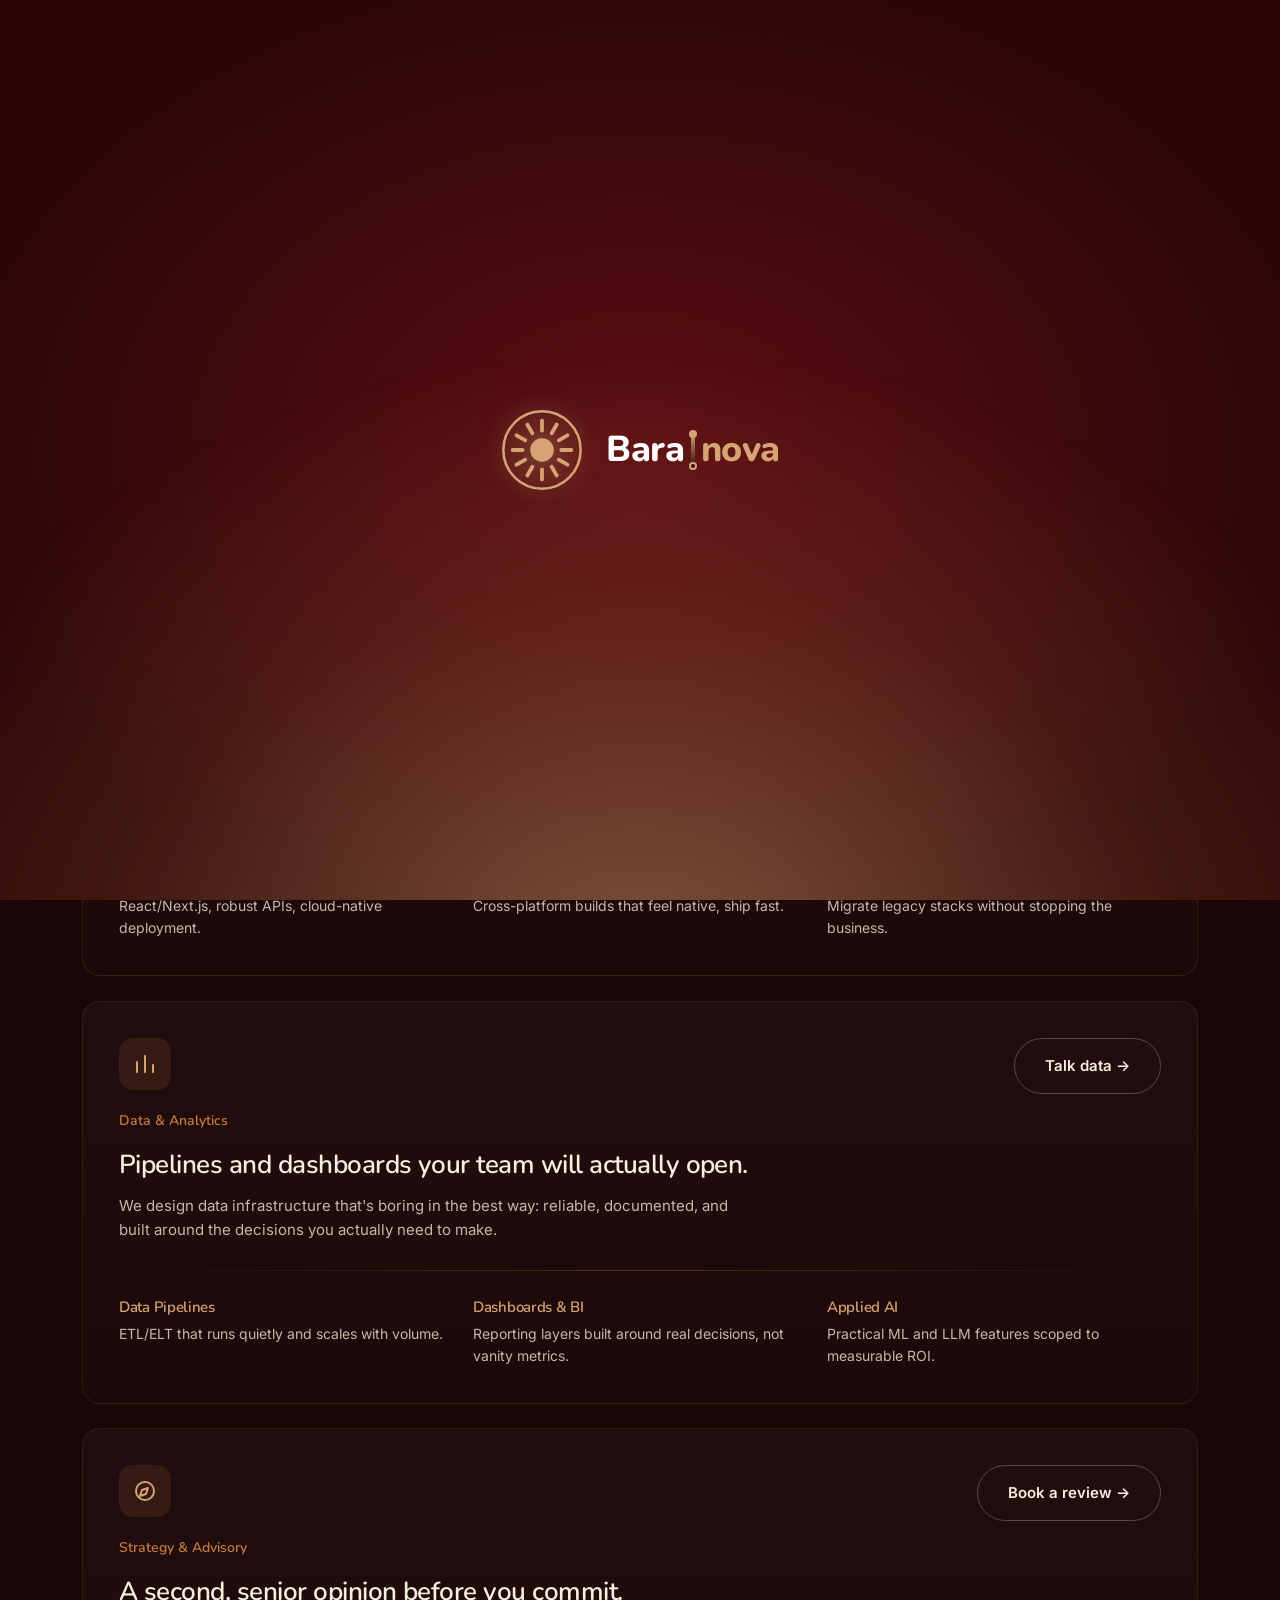
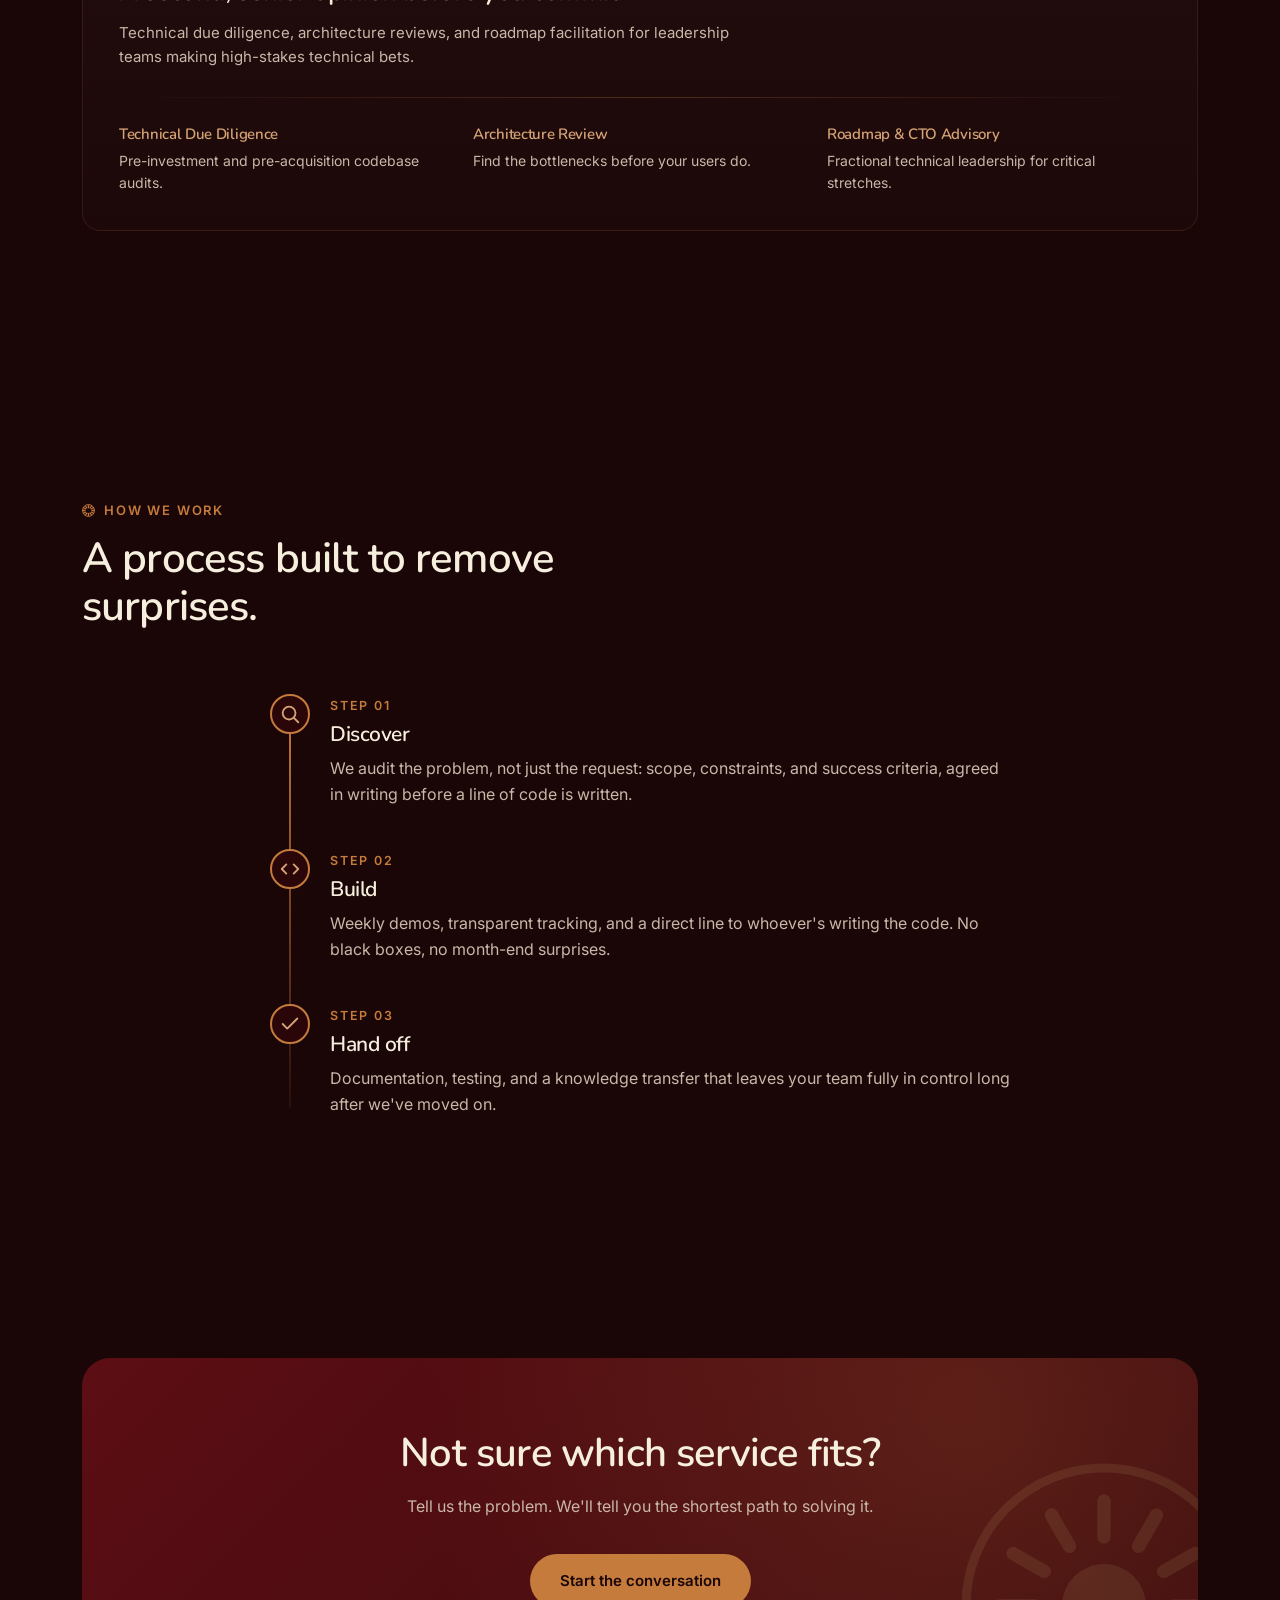
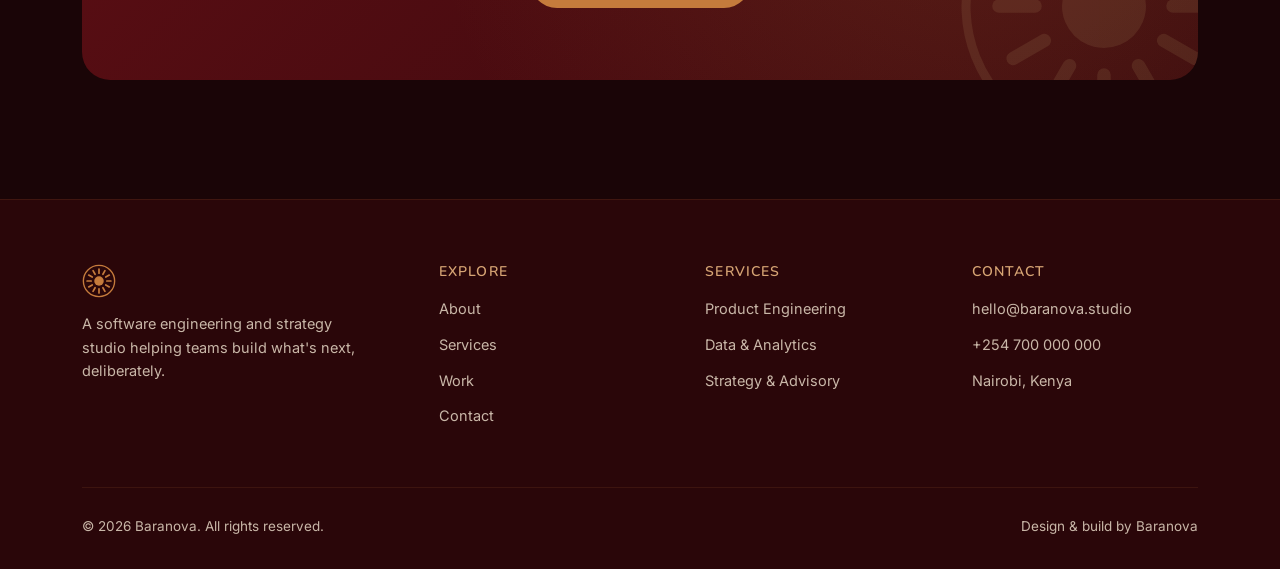
<file: services.html>
<!DOCTYPE html>
<html lang="en">
<head>
<meta charset="UTF-8">
<meta name="viewport" content="width=device-width, initial-scale=1.0">
<title>Services · Baranova</title>
<meta name="description" content="Product engineering, data & analytics, and strategy advisory services from Baranova.">
<link rel="icon" href="assets/logo-baranova/exports-baranova/baranova-favicon.svg" type="image/svg+xml">
<link rel="canonical" href="https://ipswyworld.github.io/baranova/services.html">
<meta property="og:type" content="website">
<meta property="og:site_name" content="Baranova">
<meta property="og:title" content="Services · Baranova">
<meta property="og:description" content="Product engineering, data & analytics, and strategy advisory services from Baranova.">
<meta property="og:url" content="https://ipswyworld.github.io/baranova/services.html">
<meta property="og:image" content="https://ipswyworld.github.io/baranova/assets/og-image.png">
<meta property="og:image:width" content="1200">
<meta property="og:image:height" content="630">
<meta name="twitter:card" content="summary_large_image">
<meta name="twitter:title" content="Services · Baranova">
<meta name="twitter:description" content="Product engineering, data & analytics, and strategy advisory services from Baranova.">
<meta name="twitter:image" content="https://ipswyworld.github.io/baranova/assets/og-image.png">
<script type="application/ld+json">
{
  "@context": "https://schema.org",
  "@type": "ProfessionalService",
  "@id": "https://ipswyworld.github.io/baranova/#organization",
  "name": "Baranova",
  "url": "https://ipswyworld.github.io/baranova/",
  "logo": "https://ipswyworld.github.io/baranova/assets/logo-baranova/exports-baranova/baranova-primary-light.svg",
  "image": "https://ipswyworld.github.io/baranova/assets/og-image.png",
  "description": "Baranova is a Nairobi software, data, and strategy studio helping founders and enterprise teams design, build, and scale products that hold up under real users.",
  "areaServed": "Worldwide",
  "address": { "@type": "PostalAddress", "addressLocality": "Nairobi", "addressCountry": "KE" },
  "email": "hello@baranova.studio",
  "telephone": "+254700000000",
  "makesOffer": [
    { "@type": "Offer", "itemOffered": { "@type": "Service", "name": "Product Engineering", "description": "Web applications, mobile apps, and system modernization." } },
    { "@type": "Offer", "itemOffered": { "@type": "Service", "name": "Data & Analytics", "description": "Data pipelines, dashboards & BI, and applied AI." } },
    { "@type": "Offer", "itemOffered": { "@type": "Service", "name": "Strategy & Advisory", "description": "Technical due diligence, architecture review, and roadmap/CTO advisory." } }
  ]
}
</script>
<script type="application/ld+json">
{
  "@context": "https://schema.org",
  "@type": "BreadcrumbList",
  "itemListElement": [
    { "@type": "ListItem", "position": 1, "name": "Home", "item": "https://ipswyworld.github.io/baranova/" },
    { "@type": "ListItem", "position": 2, "name": "Services", "item": "https://ipswyworld.github.io/baranova/services.html" }
  ]
}
</script>
<link rel="preconnect" href="https://fonts.googleapis.com">
<link href="https://fonts.googleapis.com/css2?family=Fraunces:ital,opsz,wght@0,9..144,500;1,9..144,500&family=Inter:wght@400;500;600;700&family=Nunito:wght@500;600;700;800&display=swap" rel="stylesheet">
<link rel="stylesheet" href="css/style.css?v=10">
<script>(function(){try{var n=performance.getEntriesByType('navigation')[0];var reload=n&&n.type==='reload';var first=!sessionStorage.getItem('baranova-splash');sessionStorage.setItem('baranova-splash','1');if(!(reload||first))document.documentElement.classList.add('skip-splash');}catch(e){}})();</script>
</head>
<body>

<div id="loader" aria-hidden="true">
  <div class="loader-dawn" aria-hidden="true"></div>
  <div class="loader-inner">
    <svg class="loader-mark" viewBox="0 0 100 100">
      <circle cx="50" cy="50" r="46" fill="none" stroke="#D6A474" stroke-width="3"/>
      <g stroke="#D6A474" stroke-width="4.5" stroke-linecap="round">
        <line x1="50" y1="15" x2="50" y2="27"/><line x1="67.5" y1="19.7" x2="61.5" y2="30.1"/>
        <line x1="80.3" y1="32.5" x2="69.9" y2="38.5"/><line x1="85" y1="50" x2="73" y2="50"/>
        <line x1="80.3" y1="67.5" x2="69.9" y2="61.5"/><line x1="67.5" y1="80.3" x2="61.5" y2="69.9"/>
        <line x1="50" y1="85" x2="50" y2="73"/><line x1="32.5" y1="80.3" x2="38.5" y2="69.9"/>
        <line x1="19.7" y1="67.5" x2="30.1" y2="61.5"/><line x1="15" y1="50" x2="27" y2="50"/>
        <line x1="19.7" y1="32.5" x2="30.1" y2="38.5"/><line x1="32.5" y1="19.7" x2="38.5" y2="30.1"/>
      </g>
      <circle class="core" cx="50" cy="50" r="14"/>
    </svg>
    <div class="loader-word">
      <span class="loader-bara">Bara</span>
      <span class="loader-seam"><span class="dot dot-top"></span><span class="bar"></span><span class="dot dot-bottom"></span></span>
      <span class="loader-nova">nova</span>
    </div>
  </div>
</div>

<header>
  <div class="navwrap">
    <a href="index.html" class="brand">
      <svg viewBox="0 0 100 100"><circle cx="50" cy="50" r="46" fill="none" stroke="#C57B3C" stroke-width="4"/><g stroke="#C57B3C" stroke-width="5" stroke-linecap="round"><line x1="50" y1="15" x2="50" y2="27"/><line x1="67.5" y1="19.7" x2="61.5" y2="30.1"/><line x1="80.3" y1="32.5" x2="69.9" y2="38.5"/><line x1="85" y1="50" x2="73" y2="50"/><line x1="80.3" y1="67.5" x2="69.9" y2="61.5"/><line x1="67.5" y1="80.3" x2="61.5" y2="69.9"/><line x1="50" y1="85" x2="50" y2="73"/><line x1="32.5" y1="80.3" x2="38.5" y2="69.9"/><line x1="19.7" y1="67.5" x2="30.1" y2="61.5"/><line x1="15" y1="50" x2="27" y2="50"/><line x1="19.7" y1="32.5" x2="30.1" y2="38.5"/><line x1="32.5" y1="19.7" x2="38.5" y2="30.1"/></g><circle cx="50" cy="50" r="14" fill="#C57B3C"/></svg>
      <span><span class="o1">Bara</span><span class="seam-mini"></span><span class="o2">nova</span></span>
    </a>
    <nav class="links" id="primary-nav">
      <a href="index.html">Home</a>
      <a href="about.html">About</a>
      <a href="services.html" class="active">Services</a>
      <a href="work.html">Work</a>
      <a href="contact.html">Contact</a>
    </nav>
    <button class="menu-btn" type="button" aria-label="Menu" aria-expanded="false" aria-controls="primary-nav"><span></span><span></span><span></span></button>
  </div>
</header>

<section class="page-hero">
  <div class="container">
    <div class="crumbs"><a href="index.html">Home</a> / Services</div>
    <span class="tag">What We Offer</span>
    <h1>Three disciplines. One accountable team.</h1>
    <p>Whether you need a product built, your data made useful, or a second opinion on your architecture, we bring senior people who've done it before.</p>
  </div>
</section>

<section style="padding-top:0">
  <div class="container">
    <div class="grid grid-2" style="gap:24px;margin-bottom:28px">
      <div class="card reveal" style="grid-column:1/-1">
        <div style="display:flex;justify-content:space-between;align-items:flex-start;flex-wrap:wrap;gap:20px">
          <div style="max-width:640px">
            <div class="icon-badge"><svg viewBox="0 0 24 24" fill="none" stroke="currentColor" stroke-width="2" stroke-linecap="round" stroke-linejoin="round"><polyline points="8 6 3 12 8 18"/><polyline points="16 6 21 12 16 18"/></svg></div>
            <span class="num">Product Engineering</span>
            <h3 style="font-size:26px;margin-bottom:14px">Web, mobile &amp; platform builds that ship and hold up.</h3>
            <p>From greenfield MVPs to rebuilding legacy systems under load, we architect for the traffic and team you'll have in two years, not just launch day.</p>
          </div>
          <a href="contact.html" class="btn btn-ghost">Discuss a build →</a>
        </div>
        <div class="divider" style="margin:28px 0"></div>
        <div class="grid grid-3" style="gap:20px">
          <div><h4 style="font-size:15px;color:var(--accent-light);margin-bottom:6px">Web Applications</h4><p style="color:var(--muted);font-size:14px">React/Next.js, robust APIs, cloud-native deployment.</p></div>
          <div><h4 style="font-size:15px;color:var(--accent-light);margin-bottom:6px">Mobile Apps</h4><p style="color:var(--muted);font-size:14px">Cross-platform builds that feel native, ship fast.</p></div>
          <div><h4 style="font-size:15px;color:var(--accent-light);margin-bottom:6px">System Modernization</h4><p style="color:var(--muted);font-size:14px">Migrate legacy stacks without stopping the business.</p></div>
        </div>
      </div>

      <div class="card reveal" style="grid-column:1/-1">
        <div style="display:flex;justify-content:space-between;align-items:flex-start;flex-wrap:wrap;gap:20px">
          <div style="max-width:640px">
            <div class="icon-badge"><svg viewBox="0 0 24 24" fill="none" stroke="currentColor" stroke-width="2" stroke-linecap="round" stroke-linejoin="round"><path d="M4 20V10M12 20V4M20 20v-7"/></svg></div>
            <span class="num">Data &amp; Analytics</span>
            <h3 style="font-size:26px;margin-bottom:14px">Pipelines and dashboards your team will actually open.</h3>
            <p>We design data infrastructure that's boring in the best way: reliable, documented, and built around the decisions you actually need to make.</p>
          </div>
          <a href="contact.html" class="btn btn-ghost">Talk data →</a>
        </div>
        <div class="divider" style="margin:28px 0"></div>
        <div class="grid grid-3" style="gap:20px">
          <div><h4 style="font-size:15px;color:var(--accent-light);margin-bottom:6px">Data Pipelines</h4><p style="color:var(--muted);font-size:14px">ETL/ELT that runs quietly and scales with volume.</p></div>
          <div><h4 style="font-size:15px;color:var(--accent-light);margin-bottom:6px">Dashboards &amp; BI</h4><p style="color:var(--muted);font-size:14px">Reporting layers built around real decisions, not vanity metrics.</p></div>
          <div><h4 style="font-size:15px;color:var(--accent-light);margin-bottom:6px">Applied AI</h4><p style="color:var(--muted);font-size:14px">Practical ML and LLM features scoped to measurable ROI.</p></div>
        </div>
      </div>

      <div class="card reveal" style="grid-column:1/-1">
        <div style="display:flex;justify-content:space-between;align-items:flex-start;flex-wrap:wrap;gap:20px">
          <div style="max-width:640px">
            <div class="icon-badge"><svg viewBox="0 0 24 24" fill="none" stroke="currentColor" stroke-width="2" stroke-linecap="round" stroke-linejoin="round"><circle cx="12" cy="12" r="9"/><path d="M15 9l-2 6-6 2 2-6 6-2z"/></svg></div>
            <span class="num">Strategy &amp; Advisory</span>
            <h3 style="font-size:26px;margin-bottom:14px">A second, senior opinion before you commit.</h3>
            <p>Technical due diligence, architecture reviews, and roadmap facilitation for leadership teams making high-stakes technical bets.</p>
          </div>
          <a href="contact.html" class="btn btn-ghost">Book a review →</a>
        </div>
        <div class="divider" style="margin:28px 0"></div>
        <div class="grid grid-3" style="gap:20px">
          <div><h4 style="font-size:15px;color:var(--accent-light);margin-bottom:6px">Technical Due Diligence</h4><p style="color:var(--muted);font-size:14px">Pre-investment and pre-acquisition codebase audits.</p></div>
          <div><h4 style="font-size:15px;color:var(--accent-light);margin-bottom:6px">Architecture Review</h4><p style="color:var(--muted);font-size:14px">Find the bottlenecks before your users do.</p></div>
          <div><h4 style="font-size:15px;color:var(--accent-light);margin-bottom:6px">Roadmap &amp; CTO Advisory</h4><p style="color:var(--muted);font-size:14px">Fractional technical leadership for critical stretches.</p></div>
        </div>
      </div>
    </div>
  </div>
</section>

<section>
  <div class="container">
    <div class="sec-head reveal">
      <span class="tag">How we work</span>
      <h2>A process built to remove surprises.</h2>
    </div>
    <div class="timeline">
      <div class="timeline-item reveal">
        <div class="timeline-node"><svg viewBox="0 0 24 24" fill="none" stroke="currentColor" stroke-width="2" stroke-linecap="round"><circle cx="11" cy="11" r="7"/><line x1="16" y1="16" x2="21" y2="21"/></svg></div>
        <span class="timeline-step">Step 01</span>
        <h3>Discover</h3>
        <p>We audit the problem, not just the request: scope, constraints, and success criteria, agreed in writing before a line of code is written.</p>
      </div>
      <div class="timeline-item reveal">
        <div class="timeline-node"><svg viewBox="0 0 24 24" fill="none" stroke="currentColor" stroke-width="2" stroke-linecap="round" stroke-linejoin="round"><polyline points="8 7 3 12 8 17"/><polyline points="16 7 21 12 16 17"/></svg></div>
        <span class="timeline-step">Step 02</span>
        <h3>Build</h3>
        <p>Weekly demos, transparent tracking, and a direct line to whoever's writing the code. No black boxes, no month-end surprises.</p>
      </div>
      <div class="timeline-item reveal">
        <div class="timeline-node"><svg viewBox="0 0 24 24" fill="none" stroke="currentColor" stroke-width="2" stroke-linecap="round" stroke-linejoin="round"><path d="M20 6L9 17l-5-5"/></svg></div>
        <span class="timeline-step">Step 03</span>
        <h3>Hand off</h3>
        <p>Documentation, testing, and a knowledge transfer that leaves your team fully in control long after we've moved on.</p>
      </div>
    </div>
  </div>
</section>

<section>
  <div class="container">
    <div class="cta-band reveal">
      <h2>Not sure which service fits?</h2>
      <p>Tell us the problem. We'll tell you the shortest path to solving it.</p>
      <div class="actions"><a href="contact.html" class="btn btn-primary">Start the conversation</a></div>
    </div>
  </div>
</section>

<footer>
  <div class="container">
    <div class="foot-grid">
      <div>
        <a href="index.html" class="brand" style="margin-bottom:14px">
          <svg viewBox="0 0 100 100" width="30" height="30"><circle cx="50" cy="50" r="46" fill="none" stroke="#C57B3C" stroke-width="4"/><g stroke="#C57B3C" stroke-width="5" stroke-linecap="round"><line x1="50" y1="15" x2="50" y2="27"/><line x1="67.5" y1="19.7" x2="61.5" y2="30.1"/><line x1="80.3" y1="32.5" x2="69.9" y2="38.5"/><line x1="85" y1="50" x2="73" y2="50"/><line x1="80.3" y1="67.5" x2="69.9" y2="61.5"/><line x1="67.5" y1="80.3" x2="61.5" y2="69.9"/><line x1="50" y1="85" x2="50" y2="73"/><line x1="32.5" y1="80.3" x2="38.5" y2="69.9"/><line x1="19.7" y1="67.5" x2="30.1" y2="61.5"/><line x1="15" y1="50" x2="27" y2="50"/><line x1="19.7" y1="32.5" x2="30.1" y2="38.5"/><line x1="32.5" y1="19.7" x2="38.5" y2="30.1"/></g><circle cx="50" cy="50" r="14" fill="#C57B3C"/></svg>
        </a>
        <p style="color:var(--muted);font-size:14.5px;max-width:280px">A software engineering and strategy studio helping teams build what's next, deliberately.</p>
      </div>
      <div><h4>Explore</h4><ul><li><a href="about.html">About</a></li><li><a href="services.html">Services</a></li><li><a href="work.html">Work</a></li><li><a href="contact.html">Contact</a></li></ul></div>
      <div><h4>Services</h4><ul><li><a href="services.html">Product Engineering</a></li><li><a href="services.html">Data &amp; Analytics</a></li><li><a href="services.html">Strategy &amp; Advisory</a></li></ul></div>
      <div><h4>Contact</h4><ul><li><a href="mailto:hello@baranova.studio">hello@baranova.studio</a></li><li><a href="tel:+254700000000">+254 700 000 000</a></li><li><span style="color:var(--muted);font-size:14.5px">Nairobi, Kenya</span></li></ul></div>
    </div>
    <div class="foot-bottom"><span>© 2026 Baranova. All rights reserved.</span><span>Design &amp; build by Baranova</span></div>
  </div>
</footer>

<script src="js/main.js?v=10"></script>
</body>
</html>
</file>
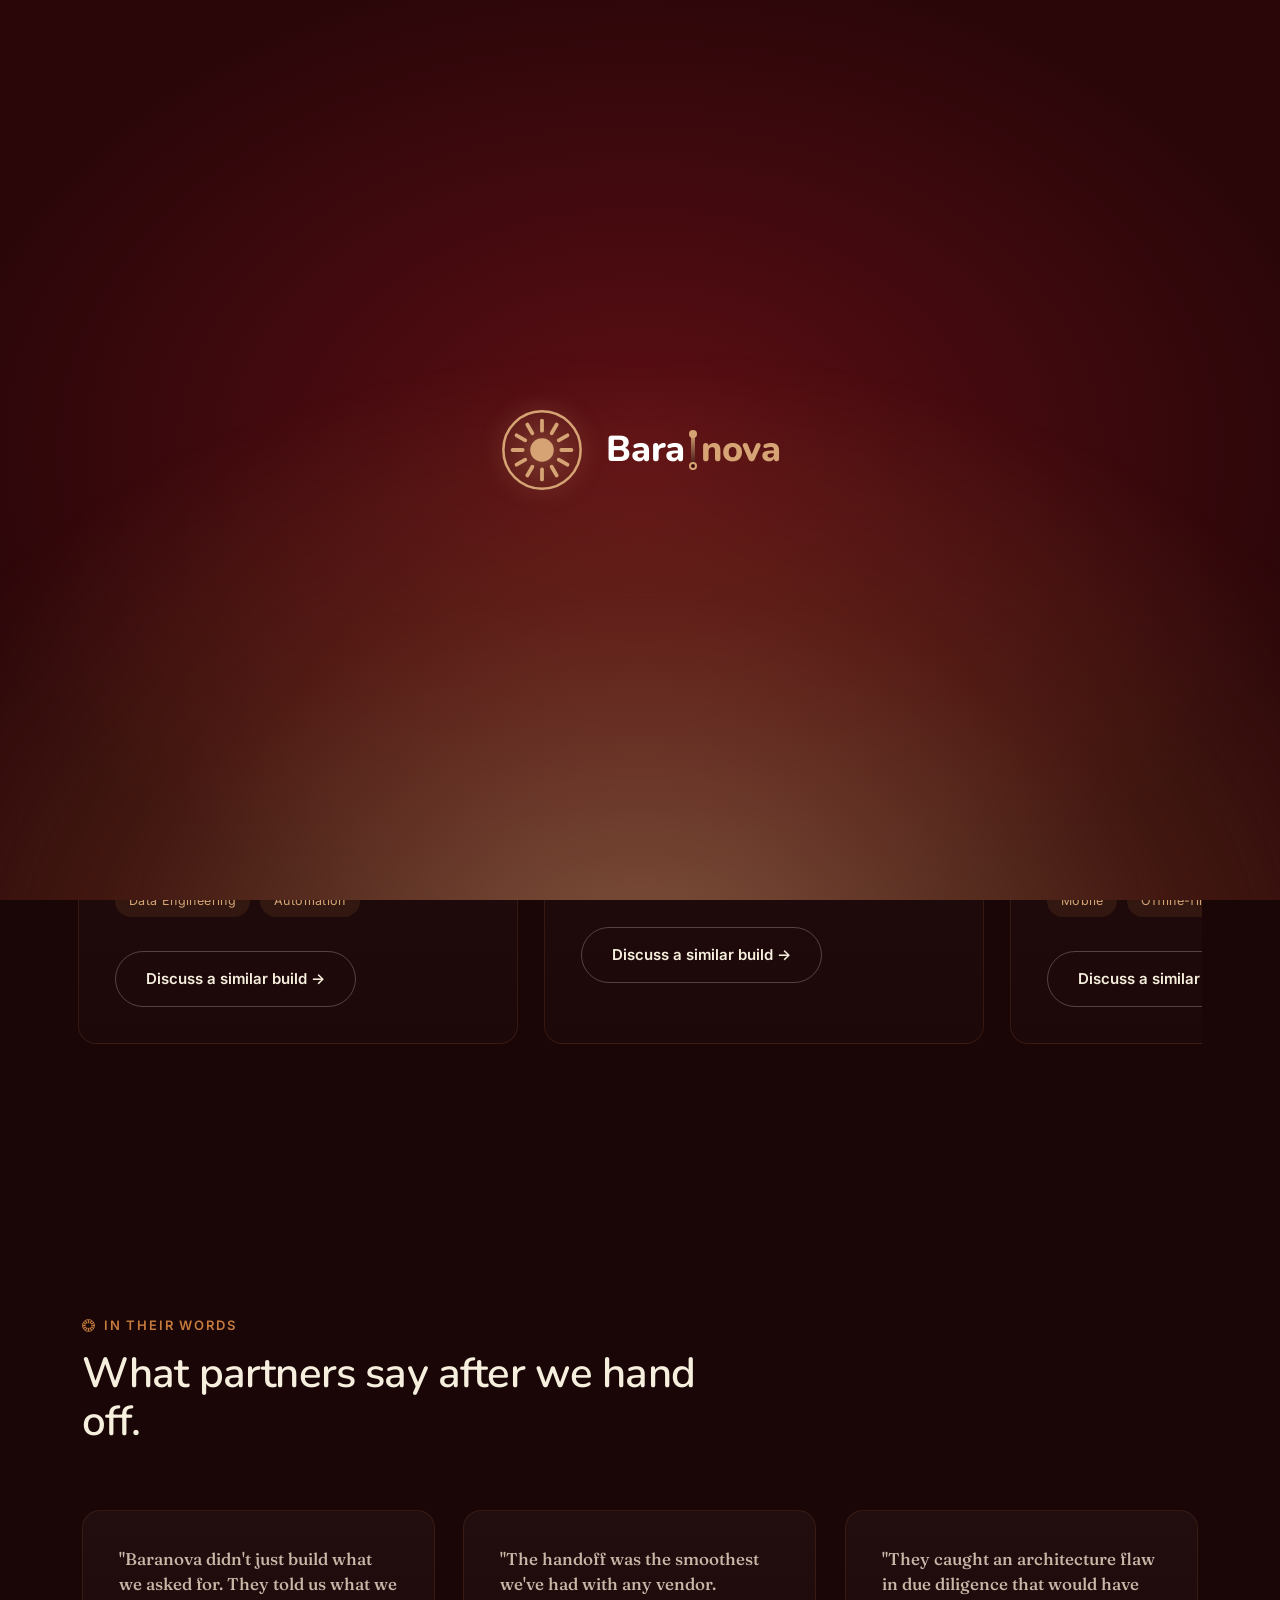
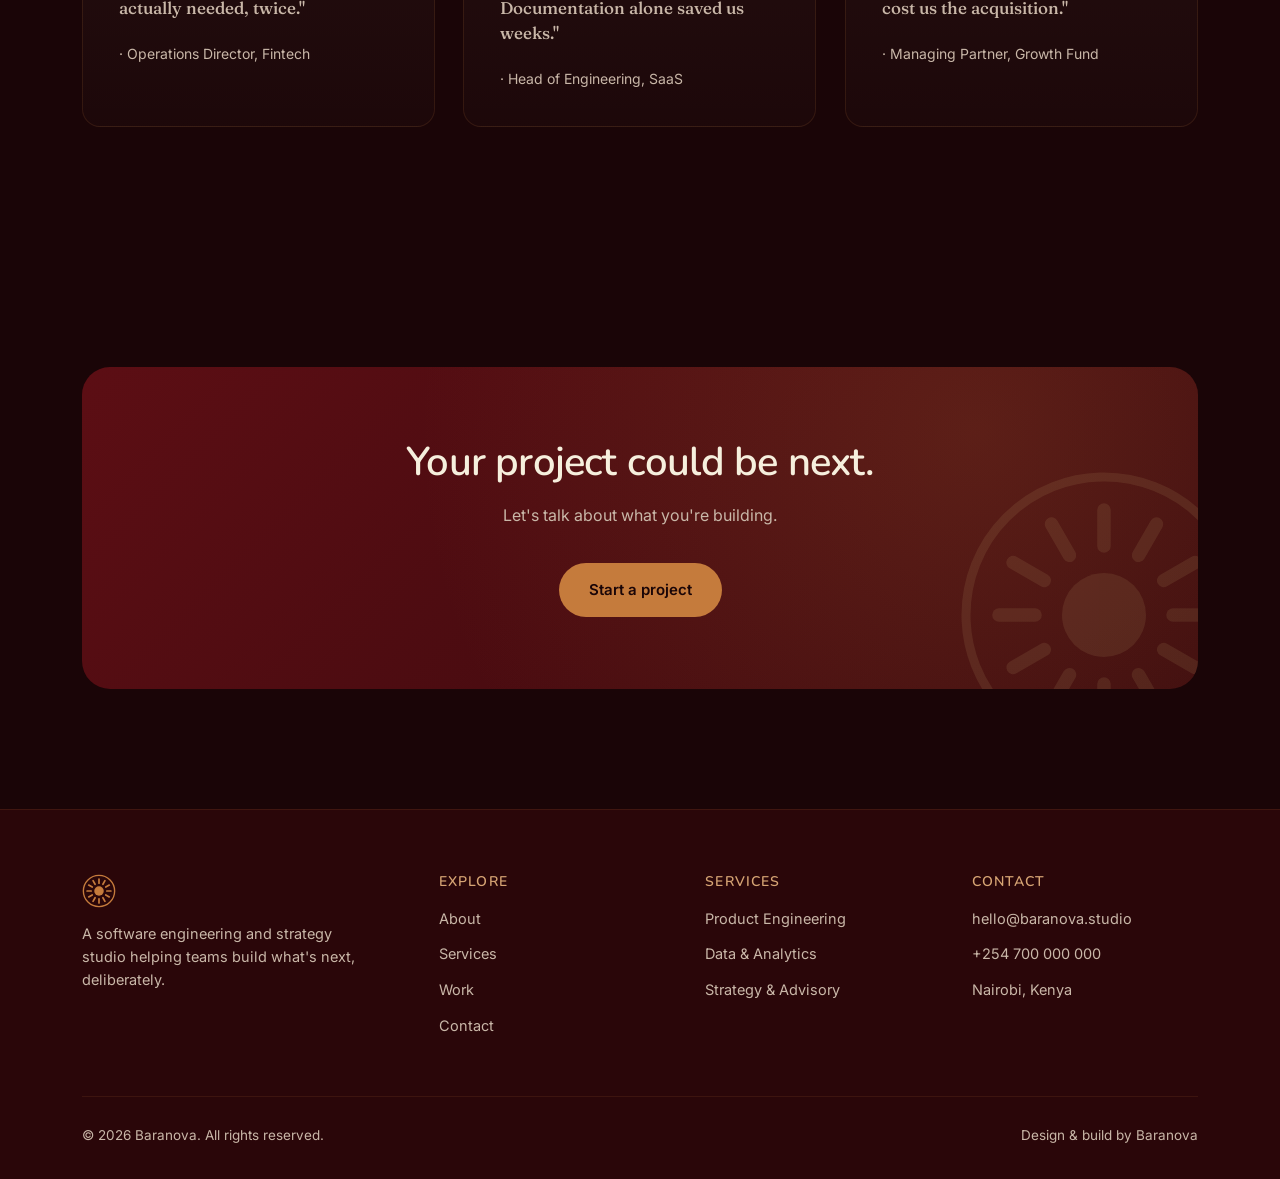
<file: work.html>
<!DOCTYPE html>
<html lang="en">
<head>
<meta charset="UTF-8">
<meta name="viewport" content="width=device-width, initial-scale=1.0">
<title>Work · Baranova</title>
<meta name="description" content="Selected projects and case studies from Baranova.">
<link rel="icon" href="assets/logo-baranova/exports-baranova/baranova-favicon.svg" type="image/svg+xml">
<link rel="canonical" href="https://ipswyworld.github.io/baranova/work.html">
<meta property="og:type" content="website">
<meta property="og:site_name" content="Baranova">
<meta property="og:title" content="Work · Baranova">
<meta property="og:description" content="Selected projects and case studies from Baranova.">
<meta property="og:url" content="https://ipswyworld.github.io/baranova/work.html">
<meta property="og:image" content="https://ipswyworld.github.io/baranova/assets/og-image.png">
<meta property="og:image:width" content="1200">
<meta property="og:image:height" content="630">
<meta name="twitter:card" content="summary_large_image">
<meta name="twitter:title" content="Work · Baranova">
<meta name="twitter:description" content="Selected projects and case studies from Baranova.">
<meta name="twitter:image" content="https://ipswyworld.github.io/baranova/assets/og-image.png">
<script type="application/ld+json">
{
  "@context": "https://schema.org",
  "@type": "ProfessionalService",
  "@id": "https://ipswyworld.github.io/baranova/#organization",
  "name": "Baranova",
  "url": "https://ipswyworld.github.io/baranova/",
  "logo": "https://ipswyworld.github.io/baranova/assets/logo-baranova/exports-baranova/baranova-primary-light.svg",
  "image": "https://ipswyworld.github.io/baranova/assets/og-image.png",
  "description": "Baranova is a Nairobi software, data, and strategy studio helping founders and enterprise teams design, build, and scale products that hold up under real users.",
  "areaServed": "Worldwide",
  "address": { "@type": "PostalAddress", "addressLocality": "Nairobi", "addressCountry": "KE" },
  "email": "hello@baranova.studio",
  "telephone": "+254700000000"
}
</script>
<script type="application/ld+json">
{
  "@context": "https://schema.org",
  "@type": "BreadcrumbList",
  "itemListElement": [
    { "@type": "ListItem", "position": 1, "name": "Home", "item": "https://ipswyworld.github.io/baranova/" },
    { "@type": "ListItem", "position": 2, "name": "Work", "item": "https://ipswyworld.github.io/baranova/work.html" }
  ]
}
</script>
<script type="application/ld+json">
{
  "@context": "https://schema.org",
  "@type": "ItemList",
  "name": "Baranova selected case studies",
  "itemListElement": [
    { "@type": "ListItem", "position": 1, "name": "Real-time reconciliation platform", "description": "Fintech: automated a manual reconciliation process into a pipeline processing 500K+ daily transactions with sub-minute discrepancy alerts." },
    { "@type": "ListItem", "position": 2, "name": "Transit network analytics suite", "description": "Mobility: route optimization and ridership dashboard used to redesign a metro bus network, cutting average commute time by double digits." },
    { "@type": "ListItem", "position": 3, "name": "Field data collection system", "description": "Healthcare: offline-first mobile data collection tool for community health surveys in low-connectivity regions." },
    { "@type": "ListItem", "position": 4, "name": "Multi-tenant platform rebuild", "description": "SaaS: migrated a monolithic legacy app to a modern multi-tenant architecture with zero customer-facing downtime." }
  ]
}
</script>
<link rel="preconnect" href="https://fonts.googleapis.com">
<link href="https://fonts.googleapis.com/css2?family=Fraunces:ital,opsz,wght@0,9..144,500;1,9..144,500&family=Inter:wght@400;500;600;700&family=Nunito:wght@500;600;700;800&display=swap" rel="stylesheet">
<link rel="stylesheet" href="css/style.css?v=10">
<script>(function(){try{var n=performance.getEntriesByType('navigation')[0];var reload=n&&n.type==='reload';var first=!sessionStorage.getItem('baranova-splash');sessionStorage.setItem('baranova-splash','1');if(!(reload||first))document.documentElement.classList.add('skip-splash');}catch(e){}})();</script>
</head>
<body>

<div id="loader" aria-hidden="true">
  <div class="loader-dawn" aria-hidden="true"></div>
  <div class="loader-inner">
    <svg class="loader-mark" viewBox="0 0 100 100">
      <circle cx="50" cy="50" r="46" fill="none" stroke="#D6A474" stroke-width="3"/>
      <g stroke="#D6A474" stroke-width="4.5" stroke-linecap="round">
        <line x1="50" y1="15" x2="50" y2="27"/><line x1="67.5" y1="19.7" x2="61.5" y2="30.1"/>
        <line x1="80.3" y1="32.5" x2="69.9" y2="38.5"/><line x1="85" y1="50" x2="73" y2="50"/>
        <line x1="80.3" y1="67.5" x2="69.9" y2="61.5"/><line x1="67.5" y1="80.3" x2="61.5" y2="69.9"/>
        <line x1="50" y1="85" x2="50" y2="73"/><line x1="32.5" y1="80.3" x2="38.5" y2="69.9"/>
        <line x1="19.7" y1="67.5" x2="30.1" y2="61.5"/><line x1="15" y1="50" x2="27" y2="50"/>
        <line x1="19.7" y1="32.5" x2="30.1" y2="38.5"/><line x1="32.5" y1="19.7" x2="38.5" y2="30.1"/>
      </g>
      <circle class="core" cx="50" cy="50" r="14"/>
    </svg>
    <div class="loader-word">
      <span class="loader-bara">Bara</span>
      <span class="loader-seam"><span class="dot dot-top"></span><span class="bar"></span><span class="dot dot-bottom"></span></span>
      <span class="loader-nova">nova</span>
    </div>
  </div>
</div>

<header>
  <div class="navwrap">
    <a href="index.html" class="brand">
      <svg viewBox="0 0 100 100"><circle cx="50" cy="50" r="46" fill="none" stroke="#C57B3C" stroke-width="4"/><g stroke="#C57B3C" stroke-width="5" stroke-linecap="round"><line x1="50" y1="15" x2="50" y2="27"/><line x1="67.5" y1="19.7" x2="61.5" y2="30.1"/><line x1="80.3" y1="32.5" x2="69.9" y2="38.5"/><line x1="85" y1="50" x2="73" y2="50"/><line x1="80.3" y1="67.5" x2="69.9" y2="61.5"/><line x1="67.5" y1="80.3" x2="61.5" y2="69.9"/><line x1="50" y1="85" x2="50" y2="73"/><line x1="32.5" y1="80.3" x2="38.5" y2="69.9"/><line x1="19.7" y1="67.5" x2="30.1" y2="61.5"/><line x1="15" y1="50" x2="27" y2="50"/><line x1="19.7" y1="32.5" x2="30.1" y2="38.5"/><line x1="32.5" y1="19.7" x2="38.5" y2="30.1"/></g><circle cx="50" cy="50" r="14" fill="#C57B3C"/></svg>
      <span><span class="o1">Bara</span><span class="seam-mini"></span><span class="o2">nova</span></span>
    </a>
    <nav class="links" id="primary-nav">
      <a href="index.html">Home</a>
      <a href="about.html">About</a>
      <a href="services.html">Services</a>
      <a href="work.html" class="active">Work</a>
      <a href="contact.html">Contact</a>
    </nav>
    <button class="menu-btn" type="button" aria-label="Menu" aria-expanded="false" aria-controls="primary-nav"><span></span><span></span><span></span></button>
  </div>
</header>

<section class="page-hero">
  <div class="container">
    <div class="crumbs"><a href="index.html">Home</a> / Work</div>
    <span class="tag">Selected Work</span>
    <h1>Projects we're proud to put our name on.</h1>
    <p>A sample of the products, platforms, and systems we've built and scaled with our partners.</p>
  </div>
</section>

<section style="padding-top:0">
  <div class="container">
    <div class="scroll-hint reveal"><span class="line"></span> Drag or scroll to explore →</div>
    <div class="work-scroller" id="work-scroller">
      <div class="card work-card">
        <span class="num">01</span>
        <span class="pill">Fintech</span>
        <h3 style="font-size:24px;margin:6px 0 12px">Real-time reconciliation platform</h3>
        <p style="margin-bottom:20px">Rebuilt a manual, spreadsheet-driven reconciliation process into an automated pipeline processing 500K+ daily transactions with sub-minute discrepancy alerts.</p>
        <div style="display:flex;gap:10px;flex-wrap:wrap;margin-bottom:20px">
          <span class="pill">Data Engineering</span><span class="pill">Automation</span>
        </div>
        <a href="contact.html" class="btn btn-ghost">Discuss a similar build →</a>
      </div>
      <div class="card work-card">
        <span class="num">02</span>
        <span class="pill">Mobility</span>
        <h3 style="font-size:24px;margin:6px 0 12px">Transit network analytics suite</h3>
        <p style="margin-bottom:20px">Built a route optimization and ridership dashboard used by planners to redesign a metro bus network, cutting average commute time by double digits.</p>
        <div style="display:flex;gap:10px;flex-wrap:wrap;margin-bottom:20px">
          <span class="pill">Applied AI</span><span class="pill">Dashboards</span>
        </div>
        <a href="contact.html" class="btn btn-ghost">Discuss a similar build →</a>
      </div>
      <div class="card work-card">
        <span class="num">03</span>
        <span class="pill">Healthcare</span>
        <h3 style="font-size:24px;margin:6px 0 12px">Field data collection system</h3>
        <p style="margin-bottom:20px">Delivered an offline-first mobile data collection tool for community health surveys across low-connectivity regions, syncing securely once online.</p>
        <div style="display:flex;gap:10px;flex-wrap:wrap;margin-bottom:20px">
          <span class="pill">Mobile</span><span class="pill">Offline-first</span>
        </div>
        <a href="contact.html" class="btn btn-ghost">Discuss a similar build →</a>
      </div>
      <div class="card work-card">
        <span class="num">04</span>
        <span class="pill">SaaS</span>
        <h3 style="font-size:24px;margin:6px 0 12px">Multi-tenant platform rebuild</h3>
        <p style="margin-bottom:20px">Migrated a monolithic legacy app to a modern, multi-tenant architecture without a single hour of customer-facing downtime.</p>
        <div style="display:flex;gap:10px;flex-wrap:wrap;margin-bottom:20px">
          <span class="pill">Modernization</span><span class="pill">Cloud</span>
        </div>
        <a href="contact.html" class="btn btn-ghost">Discuss a similar build →</a>
      </div>
    </div>
  </div>
</section>

<section>
  <div class="container">
    <div class="sec-head reveal">
      <span class="tag">In their words</span>
      <h2>What partners say after we hand off.</h2>
    </div>
    <div class="grid grid-3">
      <div class="card reveal"><p class="quote" style="font-size:17px">"Baranova didn't just build what we asked for. They told us what we actually needed, twice."</p><div style="margin-top:22px;color:var(--muted);font-size:14px">· Operations Director, Fintech</div></div>
      <div class="card reveal"><p class="quote" style="font-size:17px">"The handoff was the smoothest we've had with any vendor. Documentation alone saved us weeks."</p><div style="margin-top:22px;color:var(--muted);font-size:14px">· Head of Engineering, SaaS</div></div>
      <div class="card reveal"><p class="quote" style="font-size:17px">"They caught an architecture flaw in due diligence that would have cost us the acquisition."</p><div style="margin-top:22px;color:var(--muted);font-size:14px">· Managing Partner, Growth Fund</div></div>
    </div>
  </div>
</section>

<section>
  <div class="container">
    <div class="cta-band reveal">
      <h2>Your project could be next.</h2>
      <p>Let's talk about what you're building.</p>
      <div class="actions"><a href="contact.html" class="btn btn-primary">Start a project</a></div>
    </div>
  </div>
</section>

<footer>
  <div class="container">
    <div class="foot-grid">
      <div>
        <a href="index.html" class="brand" style="margin-bottom:14px">
          <svg viewBox="0 0 100 100" width="30" height="30"><circle cx="50" cy="50" r="46" fill="none" stroke="#C57B3C" stroke-width="4"/><g stroke="#C57B3C" stroke-width="5" stroke-linecap="round"><line x1="50" y1="15" x2="50" y2="27"/><line x1="67.5" y1="19.7" x2="61.5" y2="30.1"/><line x1="80.3" y1="32.5" x2="69.9" y2="38.5"/><line x1="85" y1="50" x2="73" y2="50"/><line x1="80.3" y1="67.5" x2="69.9" y2="61.5"/><line x1="67.5" y1="80.3" x2="61.5" y2="69.9"/><line x1="50" y1="85" x2="50" y2="73"/><line x1="32.5" y1="80.3" x2="38.5" y2="69.9"/><line x1="19.7" y1="67.5" x2="30.1" y2="61.5"/><line x1="15" y1="50" x2="27" y2="50"/><line x1="19.7" y1="32.5" x2="30.1" y2="38.5"/><line x1="32.5" y1="19.7" x2="38.5" y2="30.1"/></g><circle cx="50" cy="50" r="14" fill="#C57B3C"/></svg>
        </a>
        <p style="color:var(--muted);font-size:14.5px;max-width:280px">A software engineering and strategy studio helping teams build what's next, deliberately.</p>
      </div>
      <div><h4>Explore</h4><ul><li><a href="about.html">About</a></li><li><a href="services.html">Services</a></li><li><a href="work.html">Work</a></li><li><a href="contact.html">Contact</a></li></ul></div>
      <div><h4>Services</h4><ul><li><a href="services.html">Product Engineering</a></li><li><a href="services.html">Data &amp; Analytics</a></li><li><a href="services.html">Strategy &amp; Advisory</a></li></ul></div>
      <div><h4>Contact</h4><ul><li><a href="mailto:hello@baranova.studio">hello@baranova.studio</a></li><li><a href="tel:+254700000000">+254 700 000 000</a></li><li><span style="color:var(--muted);font-size:14.5px">Nairobi, Kenya</span></li></ul></div>
    </div>
    <div class="foot-bottom"><span>© 2026 Baranova. All rights reserved.</span><span>Design &amp; build by Baranova</span></div>
  </div>
</footer>

<script src="js/main.js?v=10"></script>
</body>
</html>
</file>
<file: css/style.css>
:root{
  --burgundy:#5C0E14;
  --burgundy-dark:#3A090D;
  --burgundy-deep:#2A0609;
  --accent:#C57B3C;
  --accent-light:#D6A474;
  --cream:#F6EFDD;
  --ink:#1A0507;
  --muted:#C9B7A8;
  --max:1180px;
  --ease:cubic-bezier(.16,.84,.44,1);
}
*{box-sizing:border-box;margin:0;padding:0}
html{scroll-behavior:smooth;scrollbar-width:none;-ms-overflow-style:none}
html::-webkit-scrollbar,body::-webkit-scrollbar{width:0;height:0;display:none}
body{
  font-family:'Inter',-apple-system,'Segoe UI',sans-serif;
  background:var(--ink);
  color:var(--cream);
  line-height:1.6;
  overflow-x:hidden;
}
img{max-width:100%;display:block}
a{color:inherit;text-decoration:none}
h1,h2,h3,h4{font-family:'Nunito','Segoe UI',sans-serif;font-weight:600;letter-spacing:-.02em;line-height:1.15}
.container{max-width:var(--max);margin:0 auto;padding:0 32px}
section{padding:120px 0}
@media(max-width:768px){section{padding:72px 0}.container{padding:0 20px}}

/* ---------- Loader: dawn rises, BARA + nova converge, the seam stitches them ---------- */
#loader{
  position:fixed;inset:0;z-index:9999;overflow:hidden;
  background:radial-gradient(ellipse at center, var(--burgundy) 0%, var(--burgundy-deep) 78%);
  display:flex;align-items:center;justify-content:center;
  transition:opacity .8s var(--ease), visibility .8s var(--ease);
}
#loader.hidden{opacity:0;visibility:hidden;pointer-events:none}
html.skip-splash #loader{display:none!important}

/* Dawn: a warm glow rises from the horizon before anything else appears */
.loader-dawn{
  position:absolute;left:50%;bottom:-10%;width:130%;height:70%;
  transform:translateX(-50%) scaleY(.4);transform-origin:bottom;
  background:radial-gradient(ellipse at 50% 100%, rgba(214,164,116,.5), rgba(197,123,60,.16) 45%, transparent 72%);
  opacity:0;filter:blur(6px);
  animation:dawn-rise 1.3s var(--ease) forwards;
}
@keyframes dawn-rise{
  0%{opacity:0;transform:translateX(-50%) scaleY(.3)}
  100%{opacity:1;transform:translateX(-50%) scaleY(1)}
}

.loader-inner{position:relative;display:flex;align-items:center;gap:22px}

/* The mark settles first, glowing softly like it's catching first light */
.loader-mark{
  width:84px;height:84px;opacity:0;transform:scale(.6);
  animation:mark-dawn .7s var(--ease) .35s forwards;
}
.loader-mark .core{fill:var(--accent-light)}
@keyframes mark-dawn{
  0%{opacity:0;transform:scale(.6);filter:drop-shadow(0 0 0 rgba(214,164,116,0))}
  60%{opacity:1;transform:scale(1.06);filter:drop-shadow(0 0 22px rgba(214,164,116,.85))}
  100%{opacity:1;transform:scale(1);filter:drop-shadow(0 0 10px rgba(214,164,116,.5))}
}

/* BARA slides in from the left, nova from the right — two halves converging */
.loader-word{
  font-family:'Nunito',sans-serif;font-weight:800;font-size:36px;letter-spacing:-.01em;
  display:flex;align-items:center;
}
.loader-bara,.loader-nova{opacity:0}
.loader-bara{color:#fff;animation:conv-left .6s var(--ease) 1.05s forwards}
.loader-nova{color:var(--accent-light);animation:conv-right .6s var(--ease) 1.05s forwards}
@keyframes conv-left{0%{opacity:0;transform:translateX(-26px)}100%{opacity:1;transform:translateX(0)}}
@keyframes conv-right{0%{opacity:0;transform:translateX(26px)}100%{opacity:1;transform:translateX(0)}}

/* The seam: stitches the two halves together once they've met */
.loader-seam{position:relative;display:inline-flex;justify-content:center;width:16px;height:34px}
.loader-seam .bar{
  width:4px;height:0;border-radius:2px;
  background:linear-gradient(var(--accent-light),var(--burgundy-dark));
  animation:seam-grow .45s var(--ease) 1.55s forwards;
}
@keyframes seam-grow{to{height:100%}}
.loader-seam .dot{
  position:absolute;left:50%;width:8px;height:8px;border-radius:50%;
  transform:translateX(-50%) scale(0);opacity:0;
  animation:dot-pop .35s var(--ease) forwards;
}
.loader-seam .dot-top{top:-3px;background:var(--accent-light);animation-delay:1.5s}
.loader-seam .dot-bottom{bottom:-3px;background:var(--burgundy-dark);border:2px solid var(--accent-light);animation-delay:1.9s}
@keyframes dot-pop{0%{transform:translateX(-50%) scale(0);opacity:0}70%{transform:translateX(-50%) scale(1.3);opacity:1}100%{transform:translateX(-50%) scale(1);opacity:1}}

/* ---------- Nav ---------- */
header{
  position:fixed;top:0;left:0;right:0;z-index:500;
  background:rgba(26,5,7,.72);backdrop-filter:blur(14px);
  border-bottom:1px solid rgba(197,123,60,.14);
}
.navwrap{display:flex;align-items:center;justify-content:space-between;padding:18px 32px;max-width:var(--max);margin:0 auto}
.brand{display:flex;align-items:center;gap:10px;font-family:'Nunito',sans-serif;font-weight:600;font-size:20px}
.brand svg{width:34px;height:34px}
.brand .o1{color:#fff}.brand .o2{color:var(--accent-light)}
.brand .seam-mini{display:inline-block;width:3px;height:.72em;margin:0 3px;border-radius:2px;
  background:linear-gradient(var(--accent-light),var(--burgundy));vertical-align:-.08em}

nav.links{display:flex;gap:38px}
nav.links a{font-size:14.5px;font-weight:500;color:var(--muted);position:relative;padding:4px 0;transition:color .25s}
nav.links a:hover,nav.links a.active{color:var(--accent-light)}
nav.links a.active::after{content:'';position:absolute;left:0;right:0;bottom:-6px;height:2px;background:var(--accent)}
.menu-btn{display:none;flex-direction:column;gap:5px;cursor:pointer;background:none;border:none}
.menu-btn span{width:24px;height:2px;background:var(--cream)}
@media(max-width:900px){
  nav.links{position:fixed;top:70px;left:0;right:0;background:var(--burgundy-deep);flex-direction:column;padding:24px 32px;gap:20px;transform:translateY(-130%);transition:transform .35s var(--ease);border-bottom:1px solid rgba(197,123,60,.2)}
  nav.links.open{transform:translateY(0)}
  .menu-btn{display:flex}
}

/* ---------- The seam: the wordmark's stitch, reused as a real component ----------
   The join between BARA and NOVA is the brand's own device, so it earns a
   place anywhere the page genuinely means "two things joined": inline in the
   lockup (.seam-mini), inline in prose (.seam), or as a vertical section
   break where one chapter is stitched to the next (.seam-rule). */
.seam{
  display:inline-block;width:4px;height:1em;margin:0 8px;border-radius:2px;
  background:linear-gradient(var(--accent-light),var(--burgundy));vertical-align:-.12em;
}
.seam-rule{
  position:relative;height:44px;width:2px;margin:0 auto;
  background:linear-gradient(var(--accent-light),var(--accent) 45%,var(--burgundy));
  border-radius:2px;
}
.seam-rule::before,.seam-rule::after{
  content:'';position:absolute;left:50%;width:9px;height:9px;border-radius:50%;
  transform:translateX(-50%);background:var(--accent-light);
}
.seam-rule::before{top:-4px}
.seam-rule::after{bottom:-4px;background:var(--burgundy);border:2px solid var(--accent-light)}
/* Draws itself in on scroll, so the stitch reads as an action, not an ornament.
   Visible is the DEFAULT: JS opts an element into the animation by adding
   .armed, and removes it to play. If JS never runs, or transitions are
   suspended (hidden tab, headless renderer), the seam simply shows rather
   than silently collapsing to nothing. */
.seam-rule{transform-origin:top;transition:transform .7s var(--ease)}
.seam-rule.armed{transform:scaleY(0)}
@media(prefers-reduced-motion:reduce){
  .seam-rule,.seam-rule.armed{transform:none;transition:none}
}

/* ---------- Hero ---------- */
.hero{
  min-height:100vh;display:flex;align-items:center;position:relative;
  padding-top:120px;
  background:
    radial-gradient(ellipse 900px 500px at 80% 0%, rgba(197,123,60,.10), transparent 60%),
    radial-gradient(ellipse 700px 600px at 10% 100%, rgba(92,14,20,.6), transparent 60%);
}
.hero .eyebrow{display:inline-flex;align-items:center;gap:8px;color:var(--accent);font-size:13px;letter-spacing:.14em;text-transform:uppercase;font-weight:600;margin-bottom:24px}
.hero .eyebrow::before{content:'';width:24px;height:1px;background:var(--accent)}
.hero h1{font-size:clamp(40px,6vw,76px);max-width:820px;margin-bottom:26px}
.hero h1 em{font-style:normal;color:var(--accent-light)}
.hero p.lead{font-size:19px;color:var(--muted);max-width:560px;margin-bottom:40px}
.hero .actions{display:flex;gap:16px;flex-wrap:wrap}

.btn{display:inline-flex;align-items:center;gap:8px;padding:15px 30px;border-radius:999px;font-weight:600;font-size:15px;transition:all .3s var(--ease)}
.btn-primary{background:var(--accent);color:var(--ink)}
.btn-primary:hover{background:var(--accent-light);transform:translateY(-2px) scale(1.02);box-shadow:0 10px 30px rgba(197,123,60,.35)}
.btn-ghost{border:1px solid rgba(246,239,221,.25);color:var(--cream)}
.btn-ghost:hover{border-color:var(--accent);color:var(--accent-light);transform:translateY(-2px);box-shadow:0 8px 24px rgba(197,123,60,.15)}
.btn:active{transform:translateY(0) scale(.98)}

/* ---------- Section headers ---------- */
.sec-head{max-width:640px;margin-bottom:64px}
.sec-head .tag,.page-hero .tag{
  color:var(--accent);font-size:13px;letter-spacing:.14em;text-transform:uppercase;font-weight:600;
  margin-bottom:14px;display:inline-flex;align-items:center;gap:9px;
}
.sec-head .tag::before,.page-hero .tag::before{
  content:'';display:inline-block;width:13px;height:13px;flex:0 0 auto;
  background-color:var(--accent);
  -webkit-mask:url("data:image/svg+xml,%3Csvg xmlns='http://www.w3.org/2000/svg' viewBox='0 0 100 100'%3E%3Ccircle cx='50' cy='50' r='46' fill='none' stroke='%23000' stroke-width='7'/%3E%3Cg stroke='%23000' stroke-width='10' stroke-linecap='round'%3E%3Cline x1='50' y1='12' x2='50' y2='28'/%3E%3Cline x1='71' y1='17' x2='63' y2='31'/%3E%3Cline x1='88' y1='29' x2='74' y2='37'/%3E%3Cline x1='93' y1='50' x2='77' y2='50'/%3E%3Cline x1='88' y1='71' x2='74' y2='63'/%3E%3Cline x1='71' y1='83' x2='63' y2='69'/%3E%3Cline x1='50' y1='88' x2='50' y2='72'/%3E%3Cline x1='29' y1='83' x2='37' y2='69'/%3E%3Cline x1='12' y1='71' x2='26' y2='63'/%3E%3Cline x1='7' y1='50' x2='23' y2='50'/%3E%3Cline x1='12' y1='29' x2='26' y2='37'/%3E%3Cline x1='29' y1='17' x2='37' y2='31'/%3E%3C/g%3E%3C/svg%3E") center/contain no-repeat;
  mask:url("data:image/svg+xml,%3Csvg xmlns='http://www.w3.org/2000/svg' viewBox='0 0 100 100'%3E%3Ccircle cx='50' cy='50' r='46' fill='none' stroke='%23000' stroke-width='7'/%3E%3Cg stroke='%23000' stroke-width='10' stroke-linecap='round'%3E%3Cline x1='50' y1='12' x2='50' y2='28'/%3E%3Cline x1='71' y1='17' x2='63' y2='31'/%3E%3Cline x1='88' y1='29' x2='74' y2='37'/%3E%3Cline x1='93' y1='50' x2='77' y2='50'/%3E%3Cline x1='88' y1='71' x2='74' y2='63'/%3E%3Cline x1='71' y1='83' x2='63' y2='69'/%3E%3Cline x1='50' y1='88' x2='50' y2='72'/%3E%3Cline x1='29' y1='83' x2='37' y2='69'/%3E%3Cline x1='12' y1='71' x2='26' y2='63'/%3E%3Cline x1='7' y1='50' x2='23' y2='50'/%3E%3Cline x1='12' y1='29' x2='26' y2='37'/%3E%3Cline x1='29' y1='17' x2='37' y2='31'/%3E%3C/g%3E%3C/svg%3E") center/contain no-repeat;
  animation:tag-spin 12s linear infinite;
}
@keyframes tag-spin{to{transform:rotate(360deg)}}
.sec-head h2{font-size:clamp(28px,4vw,42px)}
.sec-head p{color:var(--muted);margin-top:16px;font-size:16.5px}

/* ---------- Cards / Grids ---------- */
.grid{display:grid;gap:28px}
.grid-3{grid-template-columns:repeat(3,1fr)}
.grid-2{grid-template-columns:repeat(2,1fr)}
@media(max-width:900px){.grid-3,.grid-2{grid-template-columns:1fr}}

.card{
  background:linear-gradient(180deg,rgba(246,239,221,.04),rgba(246,239,221,.015));
  border:1px solid rgba(197,123,60,.14);
  border-radius:18px;padding:36px;transition:all .35s var(--ease);
}
.card:hover{border-color:rgba(197,123,60,.45);transform:translateY(-4px) scale(1.012);background:rgba(246,239,221,.06);box-shadow:0 20px 50px rgba(0,0,0,.25)}
.card .num{color:var(--accent);font-family:'Nunito',sans-serif;font-weight:600;font-size:14px;margin-bottom:18px;display:block}
.card h3{font-size:21px;margin-bottom:12px}
.card p{color:var(--muted);font-size:15px}
.icon-badge{
  width:52px;height:52px;border-radius:14px;background:rgba(197,123,60,.12);
  display:flex;align-items:center;justify-content:center;margin-bottom:20px;color:var(--accent-light);font-size:22px;
  transition:transform .4s var(--ease),background .4s var(--ease);
}
.icon-badge svg{width:24px;height:24px}
.card:hover .icon-badge{transform:rotate(-6deg) scale(1.08);background:rgba(197,123,60,.22)}

/* ---------- Stats ---------- */
.stats{border-top:1px solid rgba(197,123,60,.14);border-bottom:1px solid rgba(197,123,60,.14)}
.stats .grid-4{display:grid;grid-template-columns:repeat(4,1fr);gap:24px}
@media(max-width:768px){.stats .grid-4{grid-template-columns:repeat(2,1fr)}}
.stat{display:flex;flex-direction:column;align-items:center;text-align:center}
.stat-icon{
  width:34px;height:34px;color:var(--accent);margin-bottom:14px;opacity:0;transform:scale(.6);
  transition:opacity .6s var(--ease),transform .6s var(--ease);
}
.stat.in .stat-icon{opacity:1;transform:scale(1)}
.stat-icon svg{width:100%;height:100%}
.stat h3{font-size:clamp(30px,4vw,46px);color:var(--accent-light)}
.stat p{color:var(--muted);font-size:14px;margin-top:6px;text-transform:uppercase;letter-spacing:.06em}
@media(prefers-reduced-motion:reduce){
  .sec-head .tag::before,.page-hero .tag::before{animation:none}
  .stat-icon{opacity:1;transform:none;transition:none}
}

/* ---------- CTA band ---------- */
.cta-band{
  background:linear-gradient(135deg,var(--burgundy) 0%, var(--burgundy-dark) 100%);
  border-radius:28px;padding:72px 56px;text-align:center;position:relative;overflow:hidden;
}
.cta-band::before{content:'';position:absolute;inset:0;background:radial-gradient(circle at 80% 20%,rgba(197,123,60,.18),transparent 60%)}
.cta-band h2{font-size:clamp(26px,4vw,40px);margin-bottom:18px;position:relative}
.cta-band p{color:var(--muted);margin-bottom:34px;position:relative}
.cta-band .actions{display:flex;justify-content:center;gap:16px;flex-wrap:wrap;position:relative}

/* ---------- Footer ---------- */
footer{border-top:1px solid rgba(197,123,60,.14);padding:64px 0 32px;background:var(--burgundy-deep)}
.foot-grid{display:grid;grid-template-columns:1.4fr 1fr 1fr 1fr;gap:40px;margin-bottom:48px}
@media(max-width:768px){.foot-grid{grid-template-columns:1fr 1fr}}
.foot-grid h4{color:var(--accent-light);font-size:14px;margin-bottom:16px;text-transform:uppercase;letter-spacing:.08em}
.foot-grid ul{list-style:none}
.foot-grid li{margin-bottom:10px}
.foot-grid a{color:var(--muted);font-size:14.5px;transition:color .2s}
.foot-grid a:hover{color:var(--accent-light)}
.foot-bottom{display:flex;justify-content:space-between;align-items:center;padding-top:28px;border-top:1px solid rgba(197,123,60,.12);color:var(--muted);font-size:13.5px;flex-wrap:wrap;gap:12px}

/* ---------- Reveal on scroll ---------- */
.reveal{
  opacity:0;transform:translateY(30px);filter:blur(6px);
  transition:opacity .85s var(--ease),transform .85s var(--ease),filter .85s var(--ease);
  will-change:opacity,transform;
}
.reveal.in{opacity:1;transform:none;filter:none}
@media(prefers-reduced-motion:reduce){
  .reveal{opacity:1;transform:none;filter:none;transition:none}
  .loader-dawn,.loader-mark,.loader-bara,.loader-nova,.loader-seam .bar,.loader-seam .dot{
    animation:none!important;opacity:1!important;transform:none!important;filter:none!important;height:100%!important;
  }
}

/* ---------- Page header (inner pages) ---------- */
.page-hero{padding:180px 0 80px;background:radial-gradient(ellipse 800px 400px at 50% 0%,rgba(197,123,60,.1),transparent 60%)}
.page-hero .tag{color:var(--accent);font-size:13px;letter-spacing:.14em;text-transform:uppercase;font-weight:600;margin-bottom:16px;display:block}
.page-hero h1{font-size:clamp(34px,5vw,58px);max-width:760px}
.page-hero p{color:var(--muted);margin-top:20px;max-width:600px;font-size:17px}
.crumbs{color:var(--muted);font-size:13.5px;margin-bottom:20px}
.crumbs a:hover{color:var(--accent-light)}

/* ---------- Form ---------- */
.form-field{margin-bottom:22px}
.form-field label{display:block;font-size:13.5px;color:var(--muted);margin-bottom:8px;text-transform:uppercase;letter-spacing:.05em}
.form-field input,.form-field textarea,.form-field select{
  width:100%;background:rgba(246,239,221,.04);border:1px solid rgba(197,123,60,.22);
  border-radius:10px;padding:14px 16px;color:var(--cream);font-family:inherit;font-size:15px;
  transition:border-color .25s;
}
.form-field input:focus,.form-field textarea:focus,.form-field select:focus{outline:none;border-color:var(--accent)}
.form-field textarea{resize:vertical;min-height:130px}

/* ---------- Misc ---------- */
.pill{display:inline-block;background:rgba(197,123,60,.12);color:var(--accent-light);font-size:12.5px;padding:6px 14px;border-radius:999px;margin-bottom:14px;letter-spacing:.03em}
.divider{height:1px;background:linear-gradient(90deg,transparent,rgba(197,123,60,.3),transparent);margin:0 0 0}
.quote{font-family:'Fraunces','Nunito',Georgia,serif;font-size:23px;font-weight:500;color:var(--cream);max-width:700px;line-height:1.45}
.quote span{color:var(--accent-light)}

/* ============================================================
   Premium: smooth-scroll chrome, atmosphere, editorial layout
   ============================================================ */

/* Gold scroll-progress bar */
.scroll-progress{
  position:fixed;top:0;left:0;height:2px;width:100%;
  background:linear-gradient(90deg,var(--accent),var(--accent-light));
  transform:scaleX(0);transform-origin:0 50%;z-index:600;
  box-shadow:0 0 12px rgba(197,123,60,.55);
}

/* Warm film-grain overlay */
.grain{
  position:fixed;inset:0;z-index:400;pointer-events:none;
  opacity:.05;mix-blend-mode:overlay;
  background-image:url("data:image/svg+xml,%3Csvg xmlns='http://www.w3.org/2000/svg' width='180' height='180'%3E%3Cfilter id='n'%3E%3CfeTurbulence type='fractalNoise' baseFrequency='0.85' numOctaves='2' stitchTiles='stitch'/%3E%3C/filter%3E%3Crect width='100%25' height='100%25' filter='url(%23n)'/%3E%3C/svg%3E");
}

/* Editorial serif emphasis */
.hero h1 em,.page-hero h1 em{
  font-family:'Fraunces',Georgia,serif;font-style:italic;font-weight:500;color:var(--accent-light);
}

/* Hero / page-hero assemble-on-load */
.hero .container>*,.page-hero .container>*{
  opacity:0;transform:translateY(24px);
  transition:opacity .9s var(--ease),transform .9s var(--ease);
}
.hero .container>*:nth-child(1),.page-hero .container>*:nth-child(1){transition-delay:.05s}
.hero .container>*:nth-child(2),.page-hero .container>*:nth-child(2){transition-delay:.16s}
.hero .container>*:nth-child(3),.page-hero .container>*:nth-child(3){transition-delay:.28s}
.hero .container>*:nth-child(4),.page-hero .container>*:nth-child(4){transition-delay:.4s}
body.loaded .hero .container>*,body.loaded .page-hero .container>*{opacity:1;transform:none}

/* Hero decorative sun-mark orbit */
.hero{position:relative;overflow:hidden}
.hero .container{position:relative;z-index:1}
.hero-orbit{
  position:absolute;right:-150px;top:50%;margin-top:-280px;
  width:560px;height:560px;opacity:.07;pointer-events:none;z-index:0;
  color:var(--accent-light);will-change:transform;
}
@media(max-width:900px){.hero-orbit{width:380px;height:380px;right:-140px;margin-top:-190px;opacity:.05}}

/* Sun-mark watermark on CTA band */
.cta-band::after{
  content:'';position:absolute;right:-56px;bottom:-76px;width:300px;height:300px;
  opacity:.09;pointer-events:none;
  background:url("data:image/svg+xml,%3Csvg xmlns='http://www.w3.org/2000/svg' viewBox='0 0 100 100'%3E%3Ccircle cx='50' cy='50' r='46' fill='none' stroke='%23F0E193' stroke-width='3'/%3E%3Cg stroke='%23F0E193' stroke-width='4.5' stroke-linecap='round'%3E%3Cline x1='50' y1='15' x2='50' y2='27'/%3E%3Cline x1='67.5' y1='19.7' x2='61.5' y2='30.1'/%3E%3Cline x1='80.3' y1='32.5' x2='69.9' y2='38.5'/%3E%3Cline x1='85' y1='50' x2='73' y2='50'/%3E%3Cline x1='80.3' y1='67.5' x2='69.9' y2='61.5'/%3E%3Cline x1='67.5' y1='80.3' x2='61.5' y2='69.9'/%3E%3Cline x1='50' y1='85' x2='50' y2='73'/%3E%3Cline x1='32.5' y1='80.3' x2='38.5' y2='69.9'/%3E%3Cline x1='19.7' y1='67.5' x2='30.1' y2='61.5'/%3E%3Cline x1='15' y1='50' x2='27' y2='50'/%3E%3Cline x1='19.7' y1='32.5' x2='30.1' y2='38.5'/%3E%3Cline x1='32.5' y1='19.7' x2='38.5' y2='30.1'/%3E%3C/g%3E%3Ccircle cx='50' cy='50' r='14' fill='%23F0E193'/%3E%3C/svg%3E") no-repeat center/contain;
}

/* Horizontal Work scroller */
.work-scroller{
  display:flex;gap:26px;overflow-x:auto;scroll-snap-type:x mandatory;
  padding:6px 4px 30px;margin:0 -4px;scrollbar-width:none;-webkit-overflow-scrolling:touch;
}
.work-scroller::-webkit-scrollbar{display:none}
.work-card{flex:0 0 min(86vw,440px);scroll-snap-align:start}
.scroll-hint{display:flex;align-items:center;gap:10px;color:var(--muted);font-size:13.5px;letter-spacing:.06em;text-transform:uppercase;margin-bottom:26px}
.scroll-hint .line{width:44px;height:1px;background:linear-gradient(90deg,var(--accent),transparent)}

/* Vertical timeline */
.timeline{position:relative;max-width:740px;margin:0 auto;padding-left:60px}
.timeline::before{content:'';position:absolute;left:19px;top:10px;bottom:10px;width:2px;background:linear-gradient(var(--accent),rgba(197,123,60,.08))}
.timeline-item{position:relative;padding-bottom:44px}
.timeline-item:last-child{padding-bottom:0}
.timeline-node{
  position:absolute;left:-60px;top:-2px;width:40px;height:40px;border-radius:50%;
  background:var(--burgundy-deep);border:2px solid var(--accent);
  display:flex;align-items:center;justify-content:center;color:var(--accent-light);
}
.timeline-node svg{width:22px;height:22px}
.timeline-step{color:var(--accent);font-size:12.5px;letter-spacing:.14em;text-transform:uppercase;font-weight:600;display:block;margin-bottom:6px}
.timeline-item h3{font-size:21px;margin-bottom:10px}
.timeline-item p{color:var(--muted)}

/* Reduced-motion: neutralize all the above */
@media(prefers-reduced-motion:reduce){
  .hero .container>*,.page-hero .container>*{opacity:1;transform:none;transition:none}
  .hero-orbit{display:none}
  .scroll-progress{display:none}
}

/* ---------- Page-transition fade ---------- */
body{transition:opacity .32s var(--ease)}
/* :not(.page-in) keeps this rule from ever out-specificity-ing the reveal:
   once .page-in is added, this selector simply stops matching, instead of
   the two rules fighting on specificity (which .page-in was losing). */
html.skip-splash body:not(.page-in){opacity:0}
body.page-out{opacity:0}
@media(prefers-reduced-motion:reduce){
  body{opacity:1!important;transition:none}
}

/* ---------- Team cards: click to expand ---------- */
.team-card{padding:0;overflow:hidden}
.team-toggle{
  display:block;position:relative;width:100%;padding:36px;background:none;border:none;text-align:left;
  font:inherit;color:inherit;cursor:pointer;-webkit-tap-highlight-color:transparent;
}
.team-toggle:focus-visible{outline:2px solid var(--accent);outline-offset:-2px}
.team-chevron{
  position:absolute;top:28px;right:28px;width:28px;height:28px;border-radius:50%;
  display:flex;align-items:center;justify-content:center;
  background:rgba(197,123,60,.12);color:var(--accent);
  transition:background .35s var(--ease),transform .35s var(--ease);
}
.team-chevron svg{width:15px;height:15px;transition:transform .35s var(--ease)}
.team-card:hover .team-chevron{background:rgba(197,123,60,.22)}
.team-card.expanded .team-chevron{transform:rotate(180deg);background:var(--accent);color:var(--ink)}
.team-card.expanded .icon-badge{transform:rotate(-6deg) scale(1.08);background:rgba(197,123,60,.22)}

.team-expand{display:grid;grid-template-rows:0fr;transition:grid-template-rows .45s var(--ease)}
.team-card.expanded .team-expand{grid-template-rows:1fr}
.team-expand-inner{overflow:hidden;min-height:0;padding:0 36px}
.team-card.expanded .team-expand-inner{padding-bottom:36px}
.team-expand-inner>*:first-child{margin-top:0}
.team-expand .pill{margin-right:8px;margin-bottom:0}
.team-expand .quote{color:var(--muted)}
.team-expand .quote span{color:var(--accent-light)}
@media(prefers-reduced-motion:reduce){
  .team-expand{transition:none}
  .team-chevron{transition:none}
}
</file>
